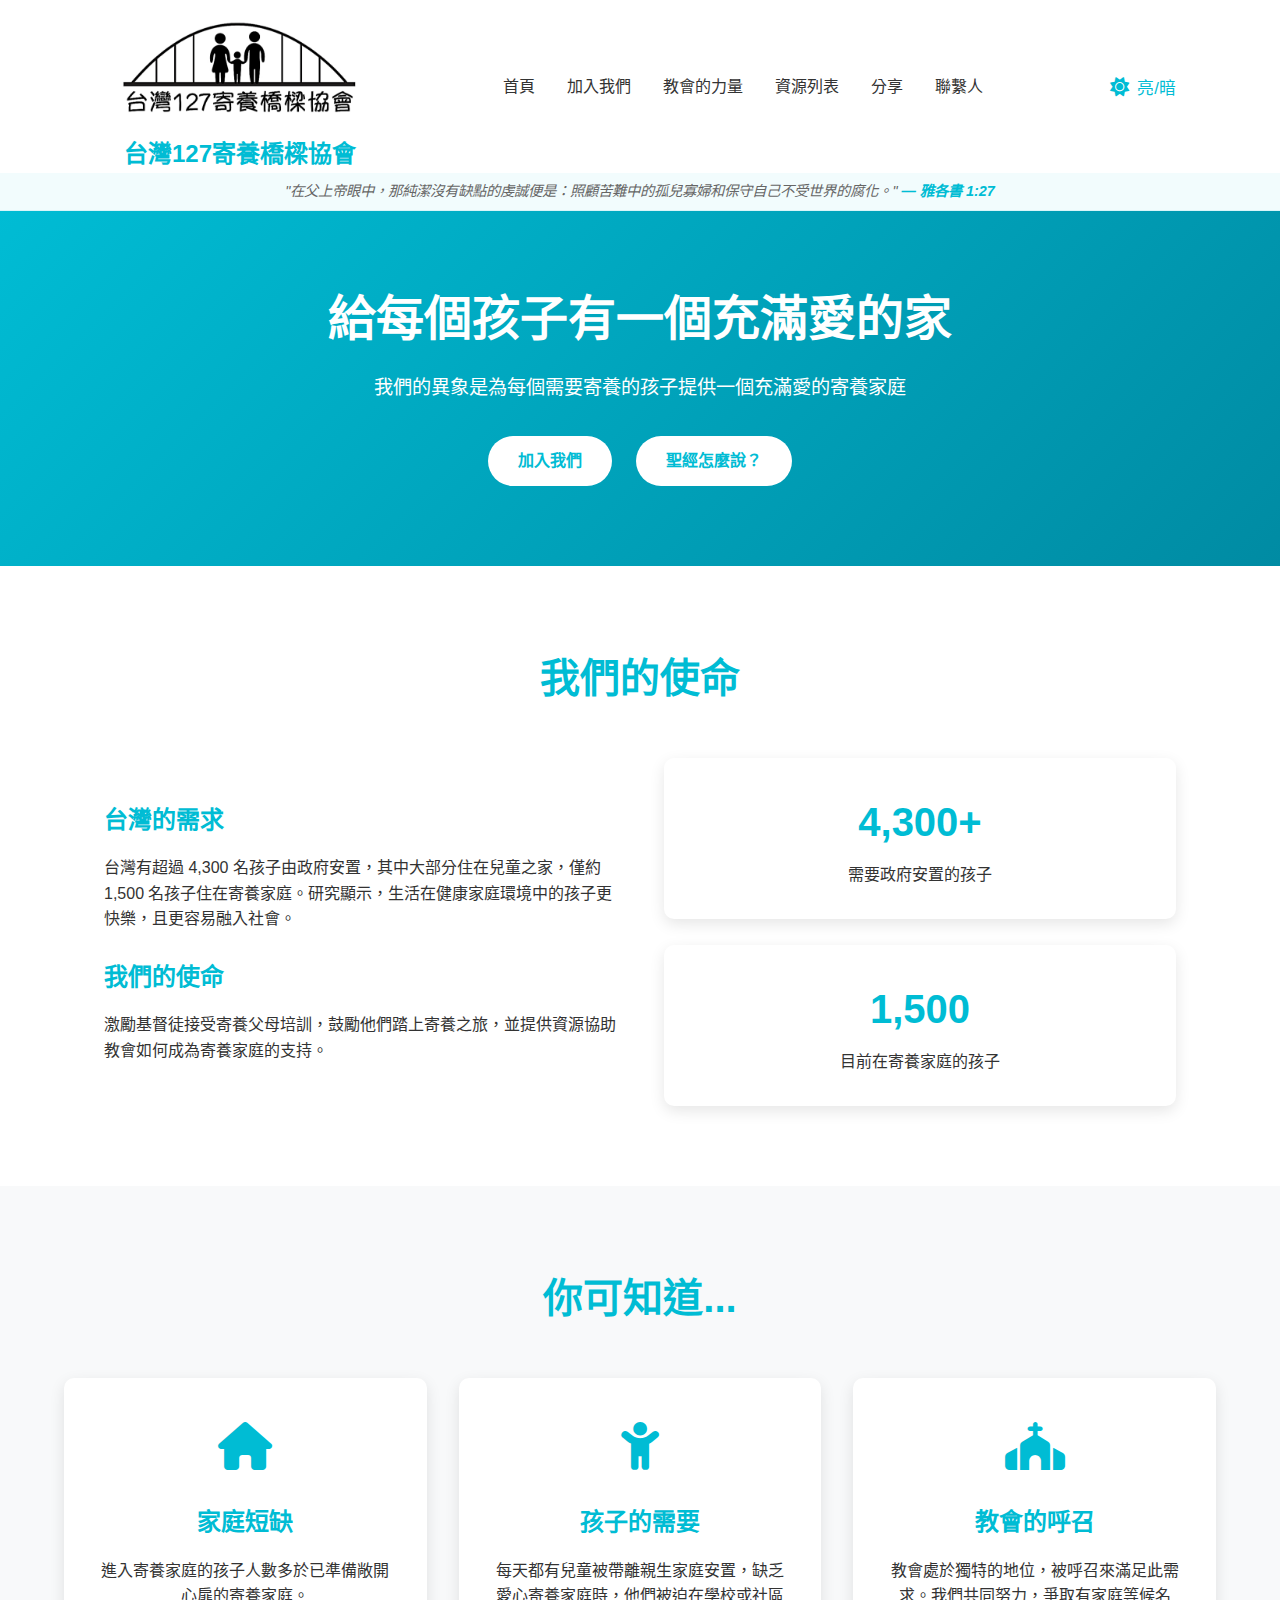
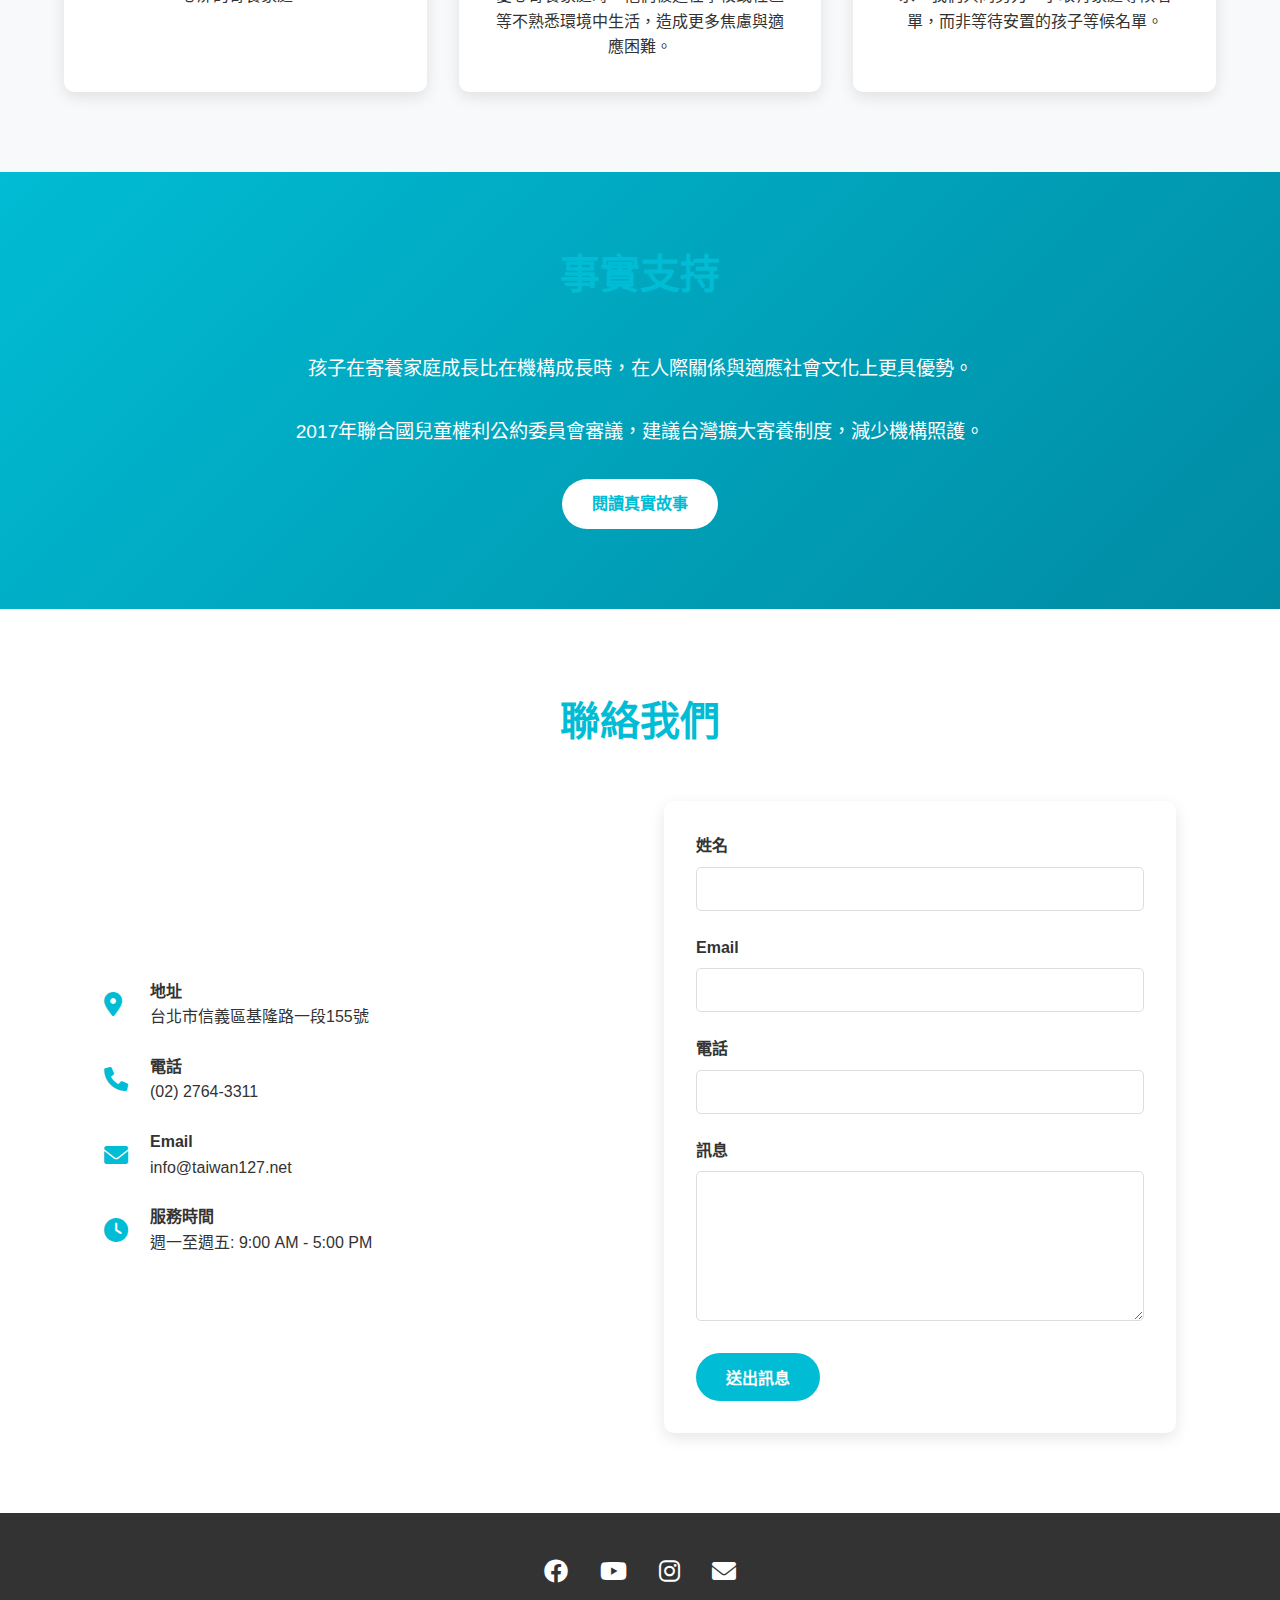
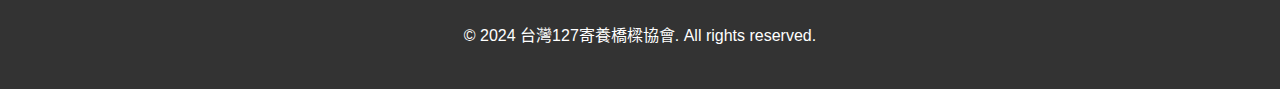
<file: index.html>
<!DOCTYPE html>
<html lang="zh-TW">
<head>
    <meta charset="UTF-8">
    <meta name="viewport" content="width=device-width, initial-scale=1.0">
    <title>台灣127寄養橋樑協會 - 給每個孩子有一個充滿愛的家</title>    <link rel="stylesheet" href="https://cdnjs.cloudflare.com/ajax/libs/font-awesome/6.0.0/css/all.min.css">
    <link rel="stylesheet" href="styles/common.css">
    <link rel="stylesheet" href="components/theme.css">
    <style>
        /* Page specific styles */
        .stats-box {
            background: white;
            padding: 2rem;
            border-radius: 10px;
            text-align: center;
            box-shadow: 0 5px 15px rgba(0,0,0,0.1);
            transition: transform 0.3s;
        }
        
        .stats-box:hover {
            transform: translateY(-5px);
        }
        
        .stats-box h3 {
            color: #00bcd4;
            font-size: 2.5rem;
            margin-bottom: 0.5rem;
        }
    </style>
</head>
<body>    <!-- Header -->
    <header></header>

    <!-- Hero Section -->
    <section id="home" class="hero">
        <h1>給每個孩子有一個充滿愛的家</h1>
        <p>我們的異象是為每個需要寄養的孩子提供一個充滿愛的寄養家庭</p>
        <a href="join-us.html" class="cta-button">加入我們</a>
        <a href="Biblesay.pdf" class="cta-button">聖經怎麼說？</a>
    </section>

    <!-- Mission Section -->
    <section class="section-container">
        <h2>我們的使命</h2>
        <div class="grid-2">
            <div>
                <h3>台灣的需求</h3>
                <p>台灣有超過 4,300 名孩子由政府安置，其中大部分住在兒童之家，僅約 1,500 名孩子住在寄養家庭。研究顯示，生活在健康家庭環境中的孩子更快樂，且更容易融入社會。</p>
                <br>
                <h3>我們的使命</h3>
                <p>激勵基督徒接受寄養父母培訓，鼓勵他們踏上寄養之旅，並提供資源協助教會如何成為寄養家庭的支持。</p>
            </div>
            <div>
                <div class="stats-box">
                    <h3>4,300+</h3>
                    <p>需要政府安置的孩子</p>
                </div>
                <br>
                <div class="stats-box">
                    <h3>1,500</h3>
                    <p>目前在寄養家庭的孩子</p>
                </div>
            </div>
        </div>
    </section>

    <!-- Facts Section -->
    <section class="section-light">
        <div class="section-container">
            <h2>你可知道...</h2>
            <div class="grid-3">
                <div class="card text-center">
                    <div class="icon-large">
                        <i class="fas fa-home"></i>
                    </div>
                    <h3>家庭短缺</h3>
                    <p>進入寄養家庭的孩子人數多於已準備敞開心扉的寄養家庭。</p>
                </div>
                <div class="card text-center">
                    <div class="icon-large">
                        <i class="fas fa-child"></i>
                    </div>
                    <h3>孩子的需要</h3>
                    <p>每天都有兒童被帶離親生家庭安置，缺乏愛心寄養家庭時，他們被迫在學校或社區等不熟悉環境中生活，造成更多焦慮與適應困難。</p>
                </div>
                <div class="card text-center">
                    <div class="icon-large">
                        <i class="fas fa-church"></i>
                    </div>
                    <h3>教會的呼召</h3>
                    <p>教會處於獨特的地位，被呼召來滿足此需求。我們共同努力，爭取有家庭等候名單，而非等待安置的孩子等候名單。</p>
                </div>
            </div>
        </div>
    </section>

    <!-- Call to Action Section -->
    <section class="hero">
        <h2>事實支持</h2>
        <p>孩子在寄養家庭成長比在機構成長時，在人際關係與適應社會文化上更具優勢。</p>
        <p>2017年聯合國兒童權利公約委員會審議，建議台灣擴大寄養制度，減少機構照護。</p>
        <a href="share.html" class="cta-button">閱讀真實故事</a>
    </section>

    <!-- Contact Section -->
    <section class="section-container">
        <h2>聯絡我們</h2>
        <div class="grid-2">
            <div>
                <div style="display: flex; align-items: center; gap: 1rem; margin-bottom: 1.5rem;">
                    <i class="fas fa-map-marker-alt" style="color: #00bcd4; font-size: 1.5rem; width: 30px;"></i>
                    <div>
                        <h4>地址</h4>
                        <p>台北市信義區基隆路一段155號</p>
                    </div>
                </div>
                <div style="display: flex; align-items: center; gap: 1rem; margin-bottom: 1.5rem;">
                    <i class="fas fa-phone" style="color: #00bcd4; font-size: 1.5rem; width: 30px;"></i>
                    <div>
                        <h4>電話</h4>
                        <p>(02) 2764-3311</p>
                    </div>
                </div>
                <div style="display: flex; align-items: center; gap: 1rem; margin-bottom: 1.5rem;">
                    <i class="fas fa-envelope" style="color: #00bcd4; font-size: 1.5rem; width: 30px;"></i>
                    <div>
                        <h4>Email</h4>
                        <p>info@taiwan127.net</p>
                    </div>
                </div>
                <div style="display: flex; align-items: center; gap: 1rem;">
                    <i class="fas fa-clock" style="color: #00bcd4; font-size: 1.5rem; width: 30px;"></i>
                    <div>
                        <h4>服務時間</h4>
                        <p>週一至週五: 9:00 AM - 5:00 PM</p>
                    </div>
                </div>
            </div>
            <div class="card">
                <form>
                    <div class="form-group">
                        <label for="name">姓名</label>
                        <input type="text" id="name" name="name" required>
                    </div>
                    <div class="form-group">
                        <label for="email">Email</label>
                        <input type="email" id="email" name="email" required>
                    </div>
                    <div class="form-group">
                        <label for="phone">電話</label>
                        <input type="tel" id="phone" name="phone">
                    </div>
                    <div class="form-group">
                        <label for="message">訊息</label>
                        <textarea id="message" name="message" required></textarea>
                    </div>
                    <button type="submit" class="submit-button">送出訊息</button>
                </form>
            </div>
        </div>
    </section>    <!-- Footer -->
    <footer></footer>

    <script src="components/components.js"></script>
</body>
</html>
</file>
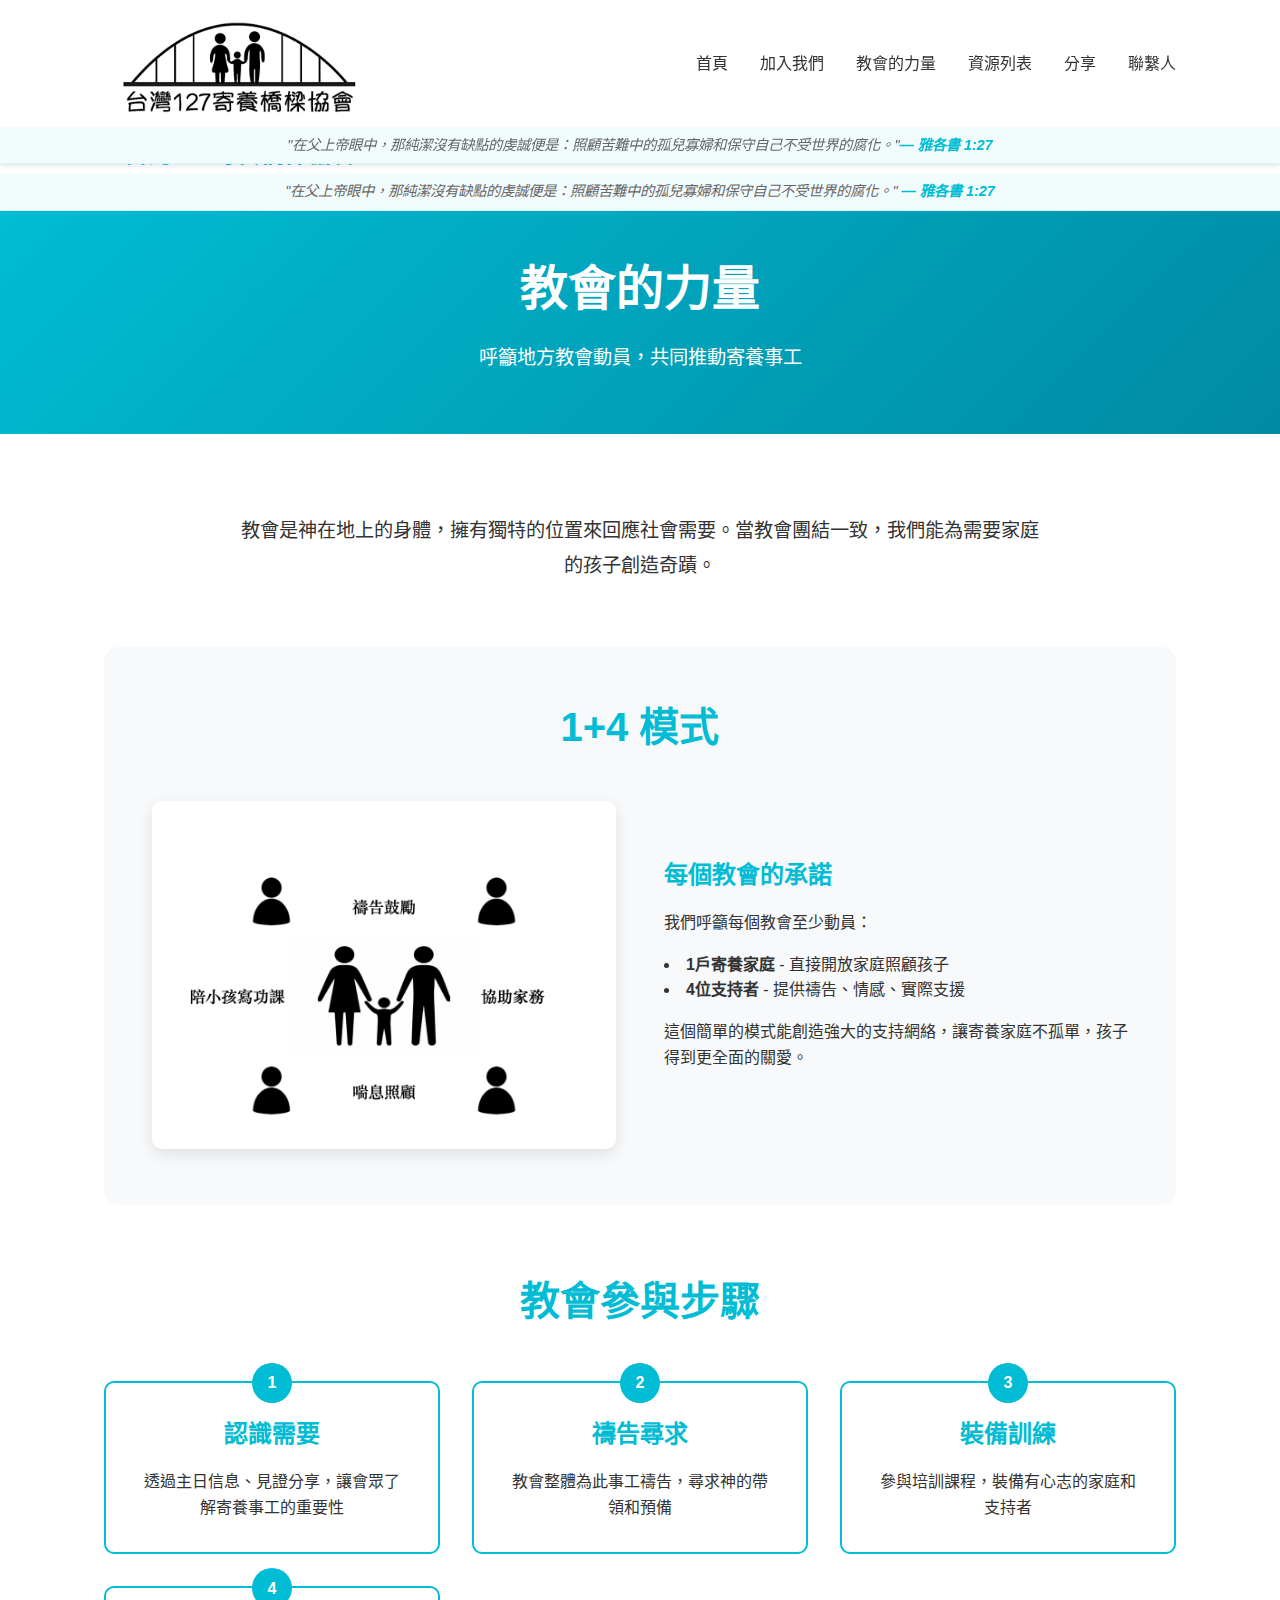
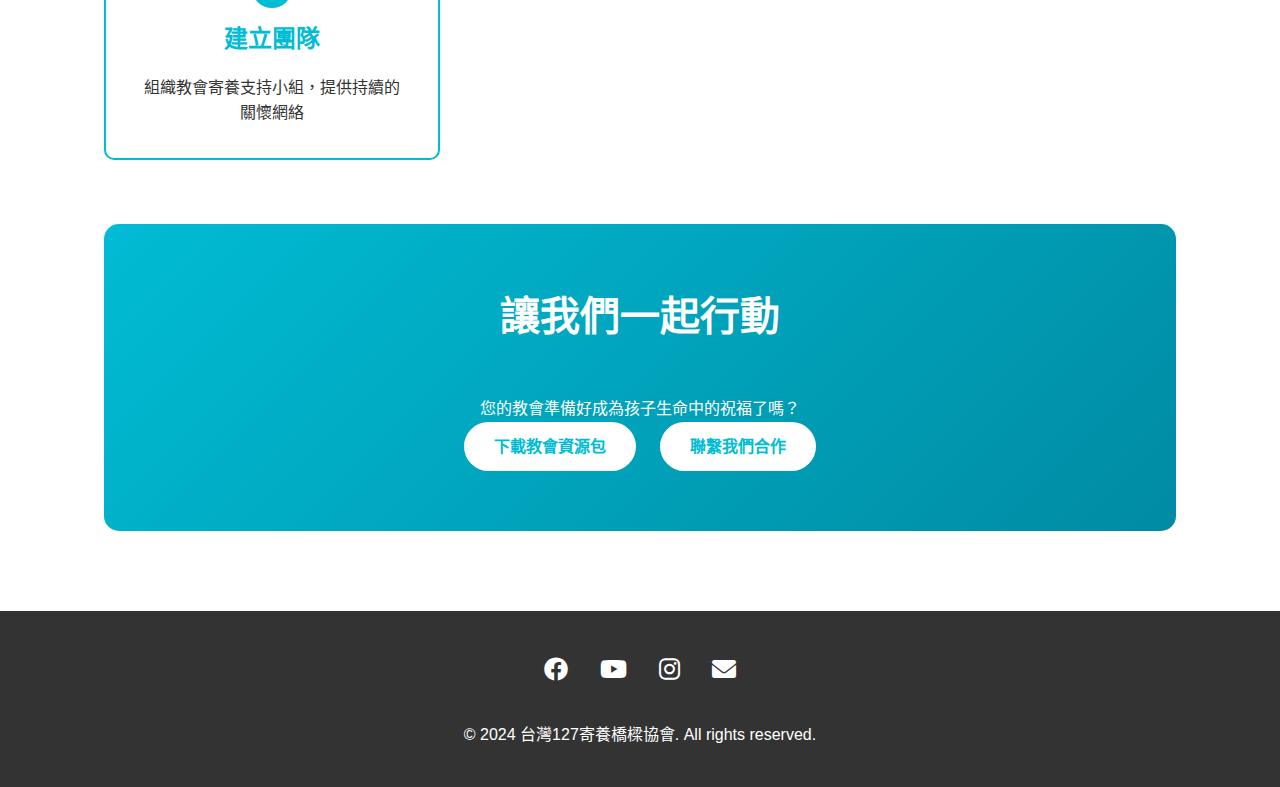
<file: church-power.html>
<!DOCTYPE html>
<html lang="zh-TW">
<head>
    <meta charset="UTF-8">
    <meta name="viewport" content="width=device-width, initial-scale=1.0">
    <title>教會的力量 - 台灣127寄養橋樑協會</title>    <link rel="stylesheet" href="https://cdnjs.cloudflare.com/ajax/libs/font-awesome/6.0.0/css/all.min.css">
    <link rel="stylesheet" href="styles/common.css">
    <link rel="stylesheet" href="components/theme.css">
    <style>
        /* Page specific styles */
        .church-intro {
            text-align: center;
            font-size: 1.2rem;
            max-width: 800px;
            margin: 0 auto 4rem;
            line-height: 1.8;
        }
        
        .church-model {
            background: #f8f9fa;
            padding: 3rem;
            border-radius: 15px;
            margin-bottom: 4rem;
        }
        
        .model-circle {
            width: 200px;
            height: 200px;
            background: #00bcd4;
            border-radius: 50%;
            display: flex;
            align-items: center;
            justify-content: center;
            color: white;
            font-size: 3rem;
            font-weight: bold;
            margin: 0 auto;
        }
        
        .step-card {
            background: white;
            border: 2px solid #00bcd4;
            padding: 2rem;
            border-radius: 10px;
            text-align: center;
            position: relative;
        }
        
        .step-number {
            position: absolute;
            top: -20px;
            left: 50%;
            transform: translateX(-50%);
            background: #00bcd4;
            color: white;
            width: 40px;
            height: 40px;
            border-radius: 50%;
            display: flex;
            align-items: center;
            justify-content: center;
            font-weight: bold;
        }
        
        .cta-section {
            background: linear-gradient(135deg, #00bcd4 0%, #008ba3 100%);
            color: white;
            padding: 60px 5%;
            text-align: center;
            border-radius: 15px;
        }    

        .cta-section h2 {
            color:  white;
         
        }
        
        </style>
</head>
<body>
    <!-- Header -->
    <header></header>
    <header-float style="position:fixed"></header-float>

    <section class="page-header">
        <h1>教會的力量</h1>
        <p>呼籲地方教會動員，共同推動寄養事工</p>
    </section>

    <section class="section-container">
        <div class="church-intro">
            <p>教會是神在地上的身體，擁有獨特的位置來回應社會需要。當教會團結一致，我們能為需要家庭的孩子創造奇蹟。</p>
        </div>

        <div class="church-model">
            <h2 style="margin-bottom:10px">1+4 模式</h2>
            <div class="grid-2">
                <div class="text-center">
                    <div style="display:none" class="model-circle">1+4</div>
                    <div style="margin-top: 2rem;">
                        <img src="assets/Support Friends Graphic.001.jpg" alt="1+4 支持模式插圖" style="max-width: 100%; height: auto; border-radius: 10px; box-shadow: 0 5px 15px rgba(0,0,0,0.1);">
                    </div>
                </div>
                <div>
                    <h3>每個教會的承諾</h3>
                    <p>我們呼籲每個教會至少動員：</p>
                    <ul style="list-style-position: inside; margin-top: 1rem;">
                        <li><strong>1戶寄養家庭</strong> - 直接開放家庭照顧孩子</li>
                        <li><strong>4位支持者</strong> - 提供禱告、情感、實際支援</li>
                    </ul>
                    <p style="margin-top: 1rem;">這個簡單的模式能創造強大的支持網絡，讓寄養家庭不孤單，孩子得到更全面的關愛。</p>
                </div>
            </div>
        </div>

        <div class="mb-4">
            <h2>教會參與步驟</h2>
            <div class="grid-3">
                <div class="step-card">
                    <div class="step-number">1</div>
                    <h3>認識需要</h3>
                    <p>透過主日信息、見證分享，讓會眾了解寄養事工的重要性</p>
                </div>
                <div class="step-card">
                    <div class="step-number">2</div>
                    <h3>禱告尋求</h3>
                    <p>教會整體為此事工禱告，尋求神的帶領和預備</p>
                </div>
                <div class="step-card">
                    <div class="step-number">3</div>
                    <h3>裝備訓練</h3>
                    <p>參與培訓課程，裝備有心志的家庭和支持者</p>
                </div>
                <div class="step-card">
                    <div class="step-number">4</div>
                    <h3>建立團隊</h3>
                    <p>組織教會寄養支持小組，提供持續的關懷網絡</p>
                </div>
            </div>
        </div>

        <div class="cta-section">
            <h2>讓我們一起行動</h2>
            <p>您的教會準備好成為孩子生命中的祝福了嗎？</p>
            <a href="resources.html" class="cta-button">下載教會資源包</a>
            <a href="contact.html" class="cta-button">聯繫我們合作</a>        </div>
    </section>

    <footer></footer>

    <script src="components/components.js"></script>
</body>
</html>
</file>
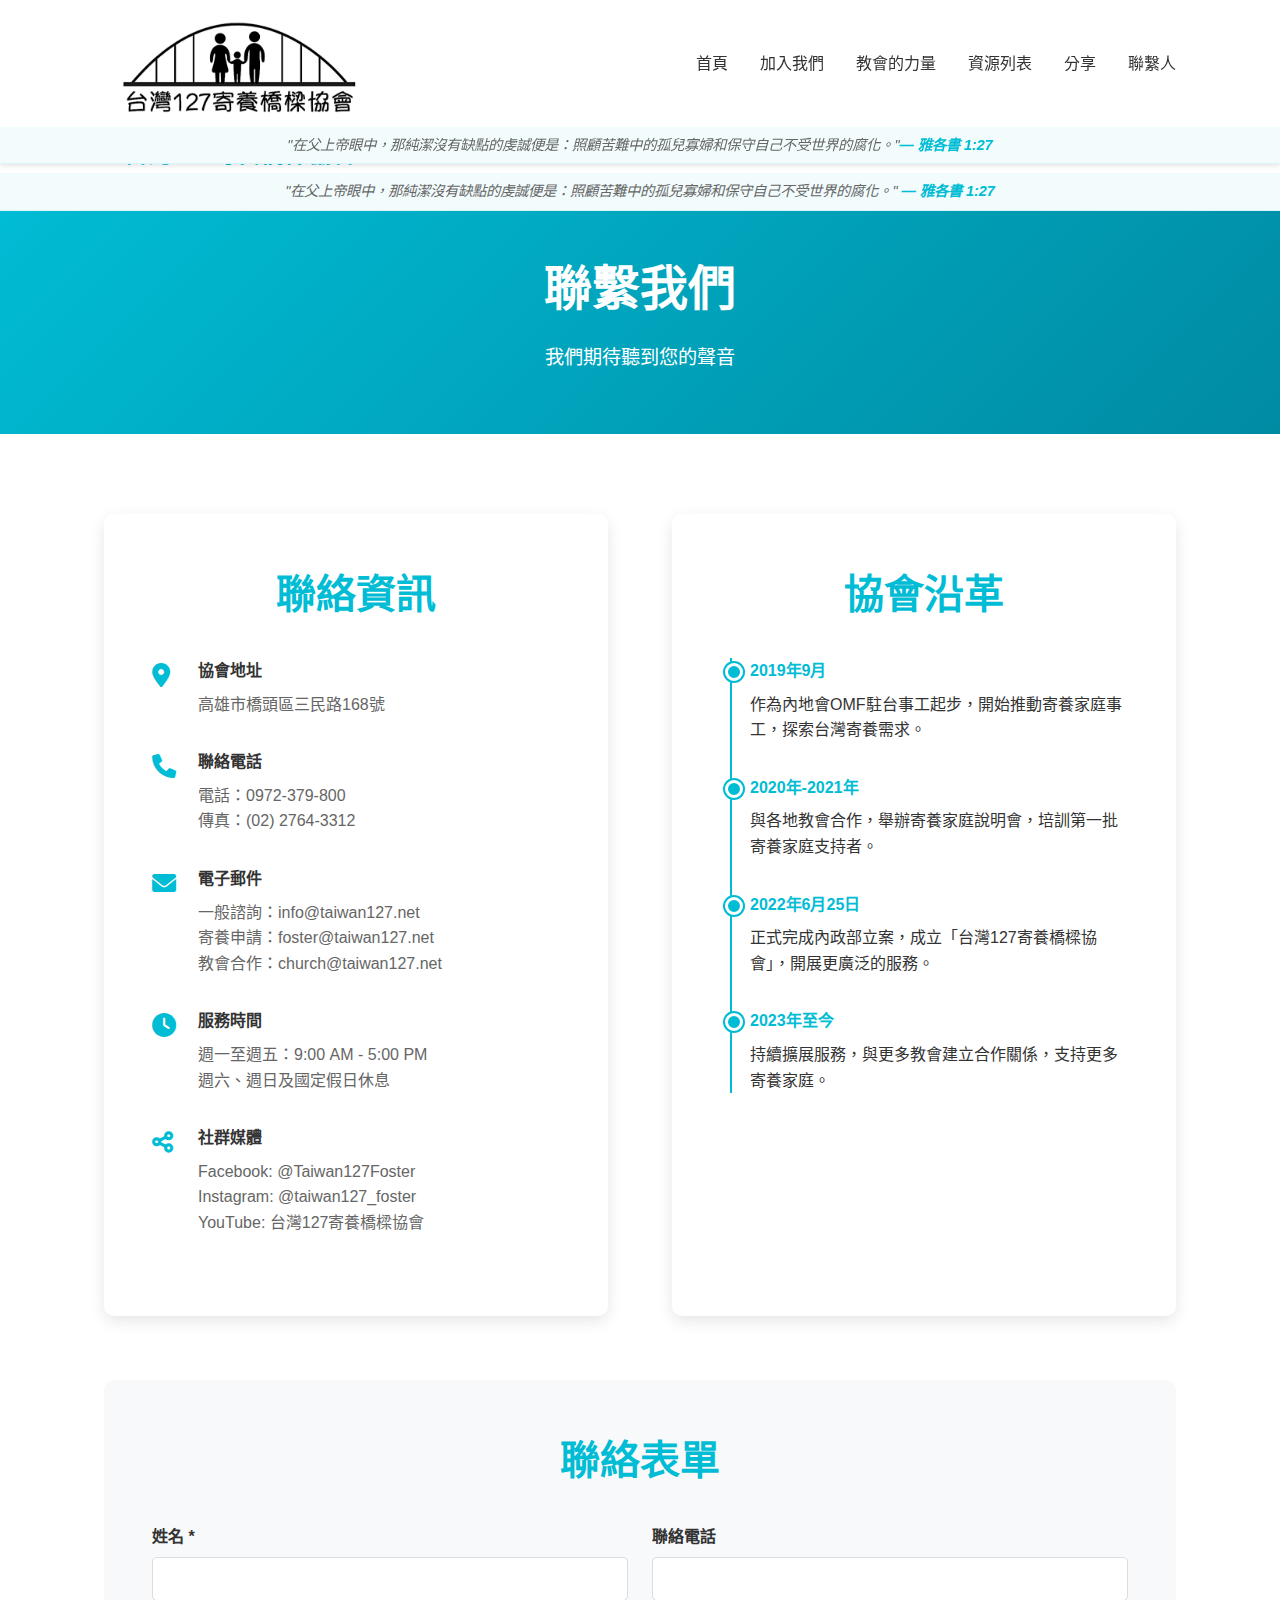
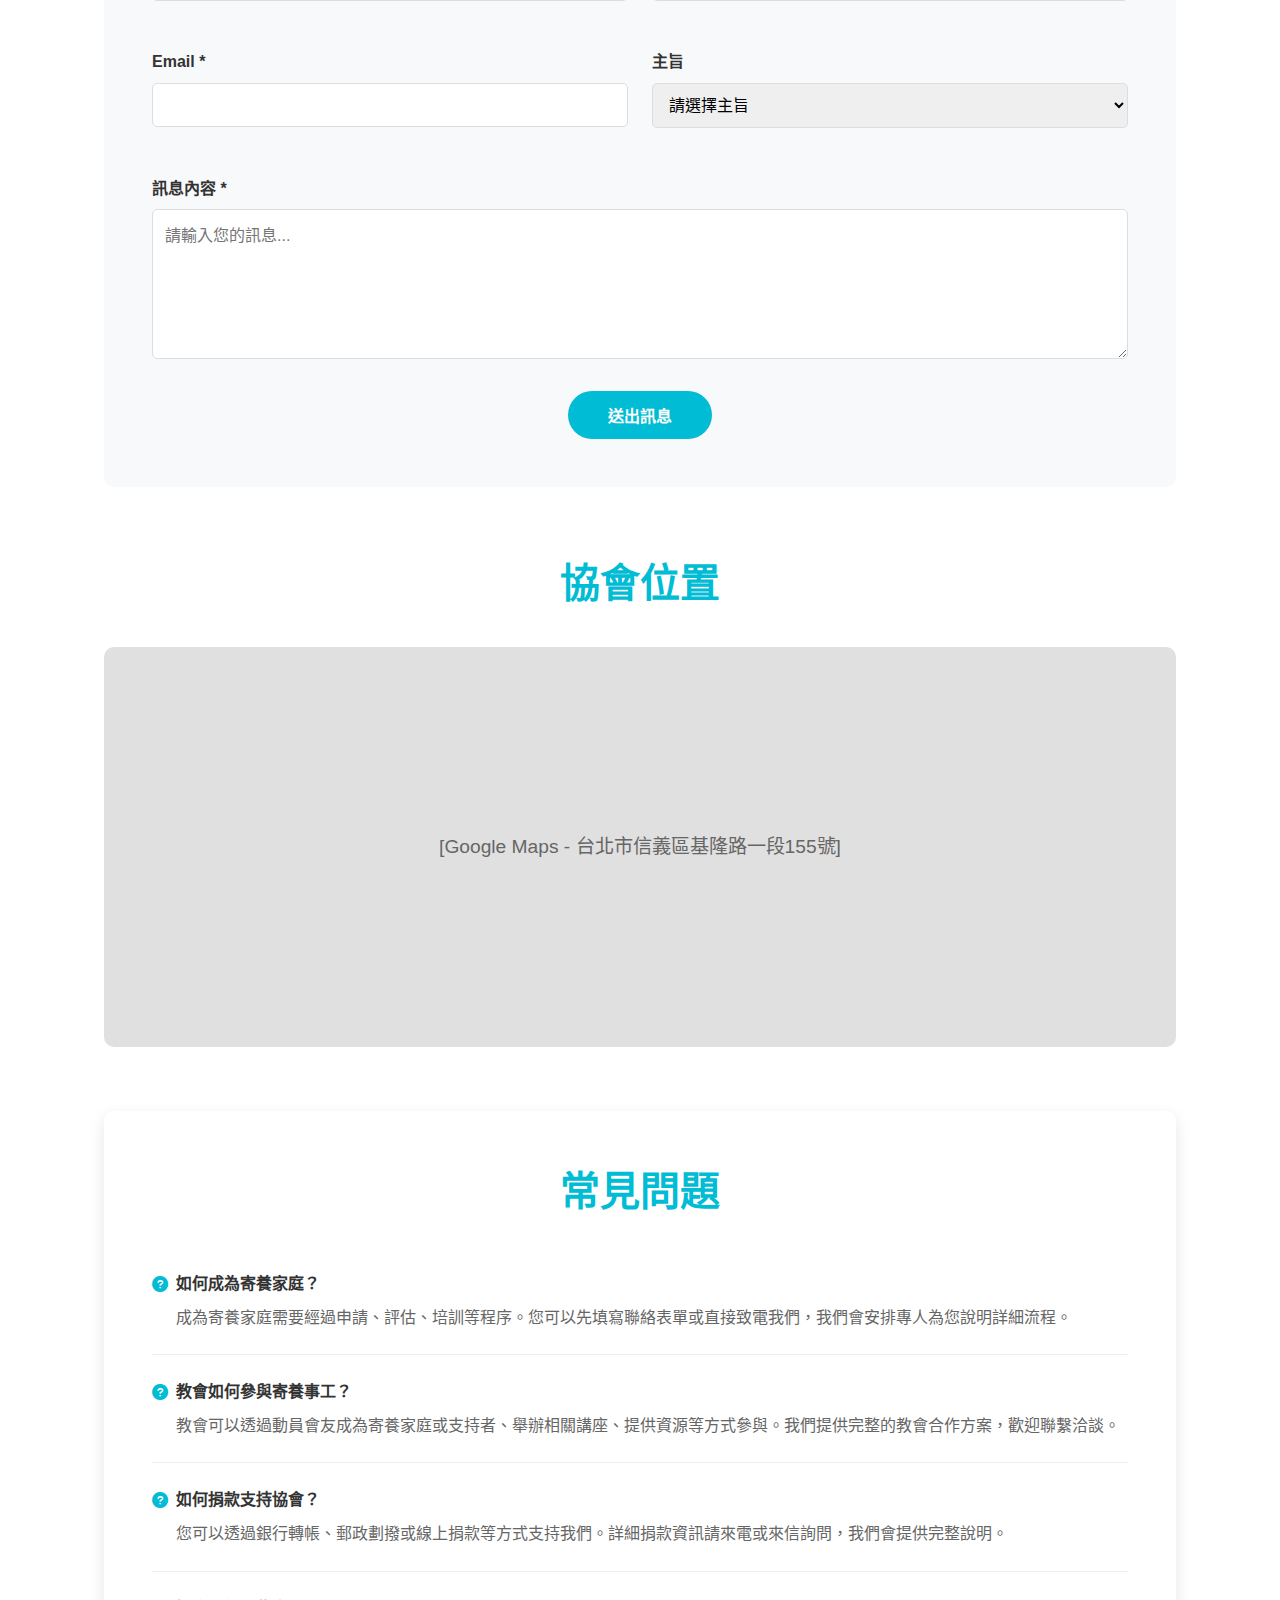
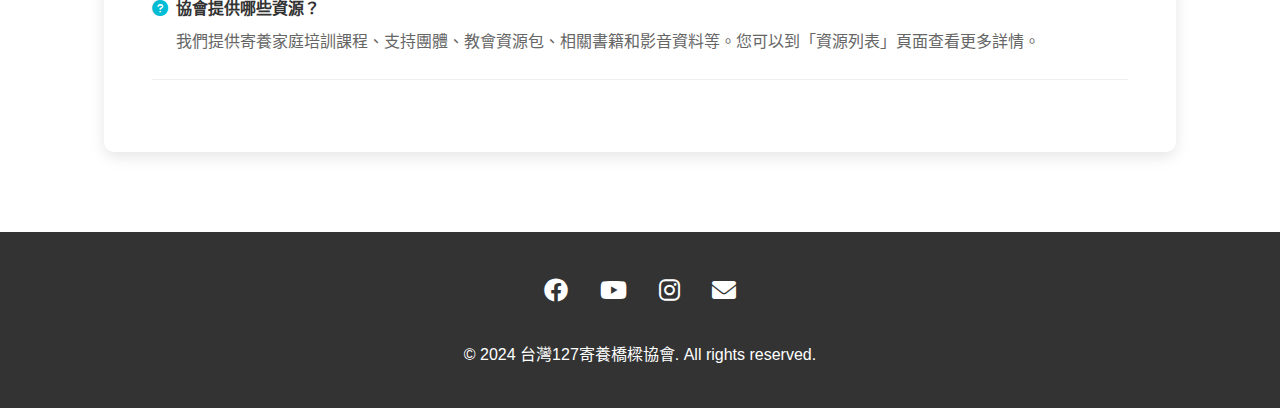
<file: contact.html>
<!DOCTYPE html>
<html lang="zh-TW">
<head>
    <meta charset="UTF-8">
    <meta name="viewport" content="width=device-width, initial-scale=1.0">    <title>聯繫人 - 台灣127寄養橋樑協會</title>
    <link rel="stylesheet" href="https://cdnjs.cloudflare.com/ajax/libs/font-awesome/6.0.0/css/all.min.css">
    <link rel="stylesheet" href="styles/variables.css">
    <link rel="stylesheet" href="styles/common.css">
    <link rel="stylesheet" href="components/theme.css">    <style>
        /* Contact Page Specific Styles - Uses CSS Variables from common.css */

          /* Contact Content */
        .contact-section {
            padding: 80px 5%;
            max-width: 1200px;
            margin: 0 auto;
        }
        
        .contact-grid {
            display: grid;
            grid-template-columns: 1fr 1fr;
            gap: 4rem;
            margin-bottom: 4rem;
        }
        
        .contact-details {
            background: var(--color-background);
            padding: 3rem;
            border-radius: 10px;
            box-shadow: 0 5px 15px rgba(0,0,0,0.1);
        }
        
        .contact-details h2 {
            color: var(--color-primary);
            font-family: var(--font-display);
            font-weight: var(--font-weight-semibold);
            margin-bottom: 2rem;
        }
        
        .contact-item {
            display: flex;
            align-items: flex-start;
            gap: 1rem;
            margin-bottom: 2rem;
        }
        
        .contact-item i {
            color: var(--color-primary);
            font-size: var(--font-size-xl);
            width: 30px;
            margin-top: 0.3rem;
        }
        
        .contact-item-content h4 {
            color: var(--color-text);
            font-weight: var(--font-weight-semibold);
            margin-bottom: 0.5rem;
        }
        
        .contact-item-content p {
            color: var(--color-text-light);
            line-height: var(--line-height-relaxed);
        }
          /* History Section */
        .history-section {
            background: var(--color-background);
            padding: 3rem;
            border-radius: 10px;
            box-shadow: 0 5px 15px rgba(0,0,0,0.1);
        }
        
        .history-section h2 {
            color: var(--color-primary);
            font-family: var(--font-display);
            font-weight: var(--font-weight-semibold);
            margin-bottom: 2rem;
        }
        
        .timeline {
            position: relative;
            padding-left: 30px;
        }
        
        .timeline::before {
            content: '';
            position: absolute;
            left: 10px;
            top: 0;
            bottom: 0;
            width: 2px;
            background: var(--color-primary);
        }
        
        .timeline-item {
            position: relative;
            margin-bottom: 2rem;
        }
        
        .timeline-item::before {
            content: '';
            position: absolute;
            left: -25px;
            top: 5px;
            width: 12px;
            height: 12px;
            background: var(--color-primary);
            border-radius: 50%;
            border: 3px solid var(--color-background);
            box-shadow: 0 0 0 2px var(--color-primary);
        }
        
        .timeline-date {
            color: var(--color-primary);
            font-weight: var(--font-weight-bold);
            margin-bottom: 0.5rem;
        }
          /* Contact Form */
        .contact-form-section {
            background: var(--color-background-light);
            padding: 3rem;
            border-radius: 10px;
            margin-bottom: 4rem;
        }
        
        .contact-form-section h2 {
            color: var(--color-primary);
            font-family: var(--font-display);
            font-weight: var(--font-weight-semibold);
            text-align: center;
            margin-bottom: 2rem;
        }
        
        .form-grid {
            display: grid;
            grid-template-columns: 1fr 1fr;
            gap: 1.5rem;
            margin-bottom: 1.5rem;
        }
        
        .form-group {
            margin-bottom: 1.5rem;
        }
        
        .form-group.full-width {
            grid-column: 1 / -1;
        }
        
        .form-group label {
            display: block;
            margin-bottom: 0.5rem;
            font-weight: var(--font-weight-semibold);
            color: var(--color-text);
        }
        
        .form-group input,
        .form-group select,
        .form-group textarea {
            width: 100%;
            padding: 12px;
            border: 1px solid #ddd;
            border-radius: 5px;
            font-size: var(--font-size-base);
            font-family: var(--font-primary);
            transition: border-color 0.3s;
        }
        
        .form-group input:focus,
        .form-group select:focus,
        .form-group textarea:focus {
            outline: none;
            border-color: var(--color-primary);
        }
        
        .form-group textarea {
            min-height: 150px;
            resize: vertical;
        }
        
        .submit-button {
            background: var(--color-primary);
            color: white;
            padding: 12px 40px;
            border: none;
            border-radius: 30px;
            font-size: var(--font-size-base);
            font-weight: var(--font-weight-bold);
            cursor: pointer;
            transition: background 0.3s;
            display: block;
            margin: 0 auto;
        }
        
        .submit-button:hover {
            background: var(--color-primary-dark);
        }
          /* Map Section */
        .map-section {
            margin-bottom: 4rem;
        }
        
        .map-section h2 {
            text-align: center;
            color: var(--color-primary);
            font-family: var(--font-display);
            font-weight: var(--font-weight-semibold);
            margin-bottom: 2rem;
        }
        
        .map-container {
            width: 100%;
            height: 400px;
            background: #e0e0e0;
            border-radius: 10px;
            display: flex;
            align-items: center;
            justify-content: center;
            color: var(--color-text-light);
            font-size: var(--font-size-lg);
        }
          /* FAQ Section */
        .faq-section {
            background: var(--color-background);
            padding: 3rem;
            border-radius: 10px;
            box-shadow: 0 5px 15px rgba(0,0,0,0.1);
        }
        
        .faq-section h2 {
            color: var(--color-primary);
            font-family: var(--font-display);
            font-weight: var(--font-weight-semibold);
            text-align: center;
            margin-bottom: 3rem;
        }
        
        .faq-item {
            margin-bottom: 1.5rem;
            border-bottom: 1px solid #eee;
            padding-bottom: 1.5rem;
        }
        
        .faq-question {
            font-weight: var(--font-weight-bold);
            color: var(--color-text);
            margin-bottom: 0.5rem;
            display: flex;
            align-items: center;
            gap: 0.5rem;
        }
        
        .faq-question i {
            color: var(--color-primary);
        }
        
        .faq-answer {
            color: var(--color-text-light);
            padding-left: 1.5rem;
            line-height: var(--line-height-relaxed);
        }
          /* Responsive Design */
        @media (max-width: 768px) {
            .page-header h1 {
                font-size: var(--font-size-2xl);
            }
            
            .contact-grid,
            .form-grid {
                grid-template-columns: 1fr;
            }
        }
    </style>
</head>
<body>    <!-- Header -->
    <header></header>
    <header-float style="position:fixed"></header-float>

    <!-- Page Header -->
    <section class="page-header">
        <h1>聯繫我們</h1>
        <p>我們期待聽到您的聲音</p>
    </section>

    <!-- Contact Section -->
    <section class="contact-section">
        <div class="contact-grid">
            <!-- Contact Details -->
            <div class="contact-details">
                <h2>聯絡資訊</h2>
                
                <div class="contact-item">
                    <i class="fas fa-map-marker-alt"></i>
                    <div class="contact-item-content">
                        <h4>協會地址</h4>
                        <p>高雄市橋頭區三民路168號</p>
                    </div>
                </div>
                
                <div class="contact-item">
                    <i class="fas fa-phone"></i>
                    <div class="contact-item-content">
                        <h4>聯絡電話</h4>
                        <p>電話：0972-379-800<br>
                        傳真：(02) 2764-3312</p>
                    </div>
                </div>
                
                <div class="contact-item">
                    <i class="fas fa-envelope"></i>
                    <div class="contact-item-content">
                        <h4>電子郵件</h4>
                        <p>一般諮詢：info@taiwan127.net<br>
                        寄養申請：foster@taiwan127.net<br>
                        教會合作：church@taiwan127.net</p>
                    </div>
                </div>
                
                <div class="contact-item">
                    <i class="fas fa-clock"></i>
                    <div class="contact-item-content">
                        <h4>服務時間</h4>
                        <p>週一至週五：9:00 AM - 5:00 PM<br>
                        週六、週日及國定假日休息</p>
                    </div>
                </div>
                
                <div class="contact-item">
                    <i class="fas fa-share-alt"></i>
                    <div class="contact-item-content">
                        <h4>社群媒體</h4>
                        <p>Facebook: @Taiwan127Foster<br>
                        Instagram: @taiwan127_foster<br>
                        YouTube: 台灣127寄養橋樑協會</p>
                    </div>
                </div>
            </div>

            <!-- History Section -->
            <div class="history-section">
                <h2>協會沿革</h2>
                <div class="timeline">
                    <div class="timeline-item">
                        <div class="timeline-date">2019年9月</div>
                        <p>作為內地會OMF駐台事工起步，開始推動寄養家庭事工，探索台灣寄養需求。</p>
                    </div>
                    
                    <div class="timeline-item">
                        <div class="timeline-date">2020年-2021年</div>
                        <p>與各地教會合作，舉辦寄養家庭說明會，培訓第一批寄養家庭支持者。</p>
                    </div>
                    
                    <div class="timeline-item">
                        <div class="timeline-date">2022年6月25日</div>
                        <p>正式完成內政部立案，成立「台灣127寄養橋樑協會」，開展更廣泛的服務。</p>
                    </div>
                    
                    <div class="timeline-item">
                        <div class="timeline-date">2023年至今</div>
                        <p>持續擴展服務，與更多教會建立合作關係，支持更多寄養家庭。</p>
                    </div>
                </div>
            </div>
        </div>

        <!-- Contact Form -->
        <div class="contact-form-section">
            <h2>聯絡表單</h2>
            <form>
                <div class="form-grid">
                    <div class="form-group">
                        <label for="name">姓名 *</label>
                        <input type="text" id="name" name="name" required>
                    </div>
                    
                    <div class="form-group">
                        <label for="phone">聯絡電話</label>
                        <input type="tel" id="phone" name="phone">
                    </div>
                    
                    <div class="form-group">
                        <label for="email">Email *</label>
                        <input type="email" id="email" name="email" required>
                    </div>
                    
                    <div class="form-group">
                        <label for="subject">主旨</label>
                        <select id="subject" name="subject">
                            <option value="">請選擇主旨</option>
                            <option value="general">一般諮詢</option>
                            <option value="foster">寄養家庭申請</option>
                            <option value="church">教會合作</option>
                            <option value="volunteer">志工服務</option>
                            <option value="donation">捐款事宜</option>
                            <option value="other">其他</option>
                        </select>
                    </div>
                </div>
                
                <div class="form-group full-width">
                    <label for="message">訊息內容 *</label>
                    <textarea id="message" name="message" placeholder="請輸入您的訊息..." required></textarea>
                </div>
                
                <button type="submit" class="submit-button">送出訊息</button>
            </form>
        </div>

        <!-- Map Section -->
        <div class="map-section">
            <h2>協會位置</h2>
            <div class="map-container">
                [Google Maps - 台北市信義區基隆路一段155號]
            </div>
        </div>

        <!-- FAQ Section -->
        <div class="faq-section">
            <h2>常見問題</h2>
            
            <div class="faq-item">
                <div class="faq-question">
                    <i class="fas fa-question-circle"></i>
                    如何成為寄養家庭？
                </div>
                <div class="faq-answer">
                    成為寄養家庭需要經過申請、評估、培訓等程序。您可以先填寫聯絡表單或直接致電我們，我們會安排專人為您說明詳細流程。
                </div>
            </div>
            
            <div class="faq-item">
                <div class="faq-question">
                    <i class="fas fa-question-circle"></i>
                    教會如何參與寄養事工？
                </div>
                <div class="faq-answer">
                    教會可以透過動員會友成為寄養家庭或支持者、舉辦相關講座、提供資源等方式參與。我們提供完整的教會合作方案，歡迎聯繫洽談。
                </div>
            </div>
            
            <div class="faq-item">
                <div class="faq-question">
                    <i class="fas fa-question-circle"></i>
                    如何捐款支持協會？
                </div>
                <div class="faq-answer">
                    您可以透過銀行轉帳、郵政劃撥或線上捐款等方式支持我們。詳細捐款資訊請來電或來信詢問，我們會提供完整說明。
                </div>
            </div>
            
            <div class="faq-item">
                <div class="faq-question">
                    <i class="fas fa-question-circle"></i>
                    協會提供哪些資源？
                </div>
                <div class="faq-answer">
                    我們提供寄養家庭培訓課程、支持團體、教會資源包、相關書籍和影音資料等。您可以到「資源列表」頁面查看更多詳情。
                </div>
            </div>
        </div>
    </section>    <!-- Footer -->
    <footer></footer>

    <script src="components/components.js"></script>
</body>
</html>
</file>
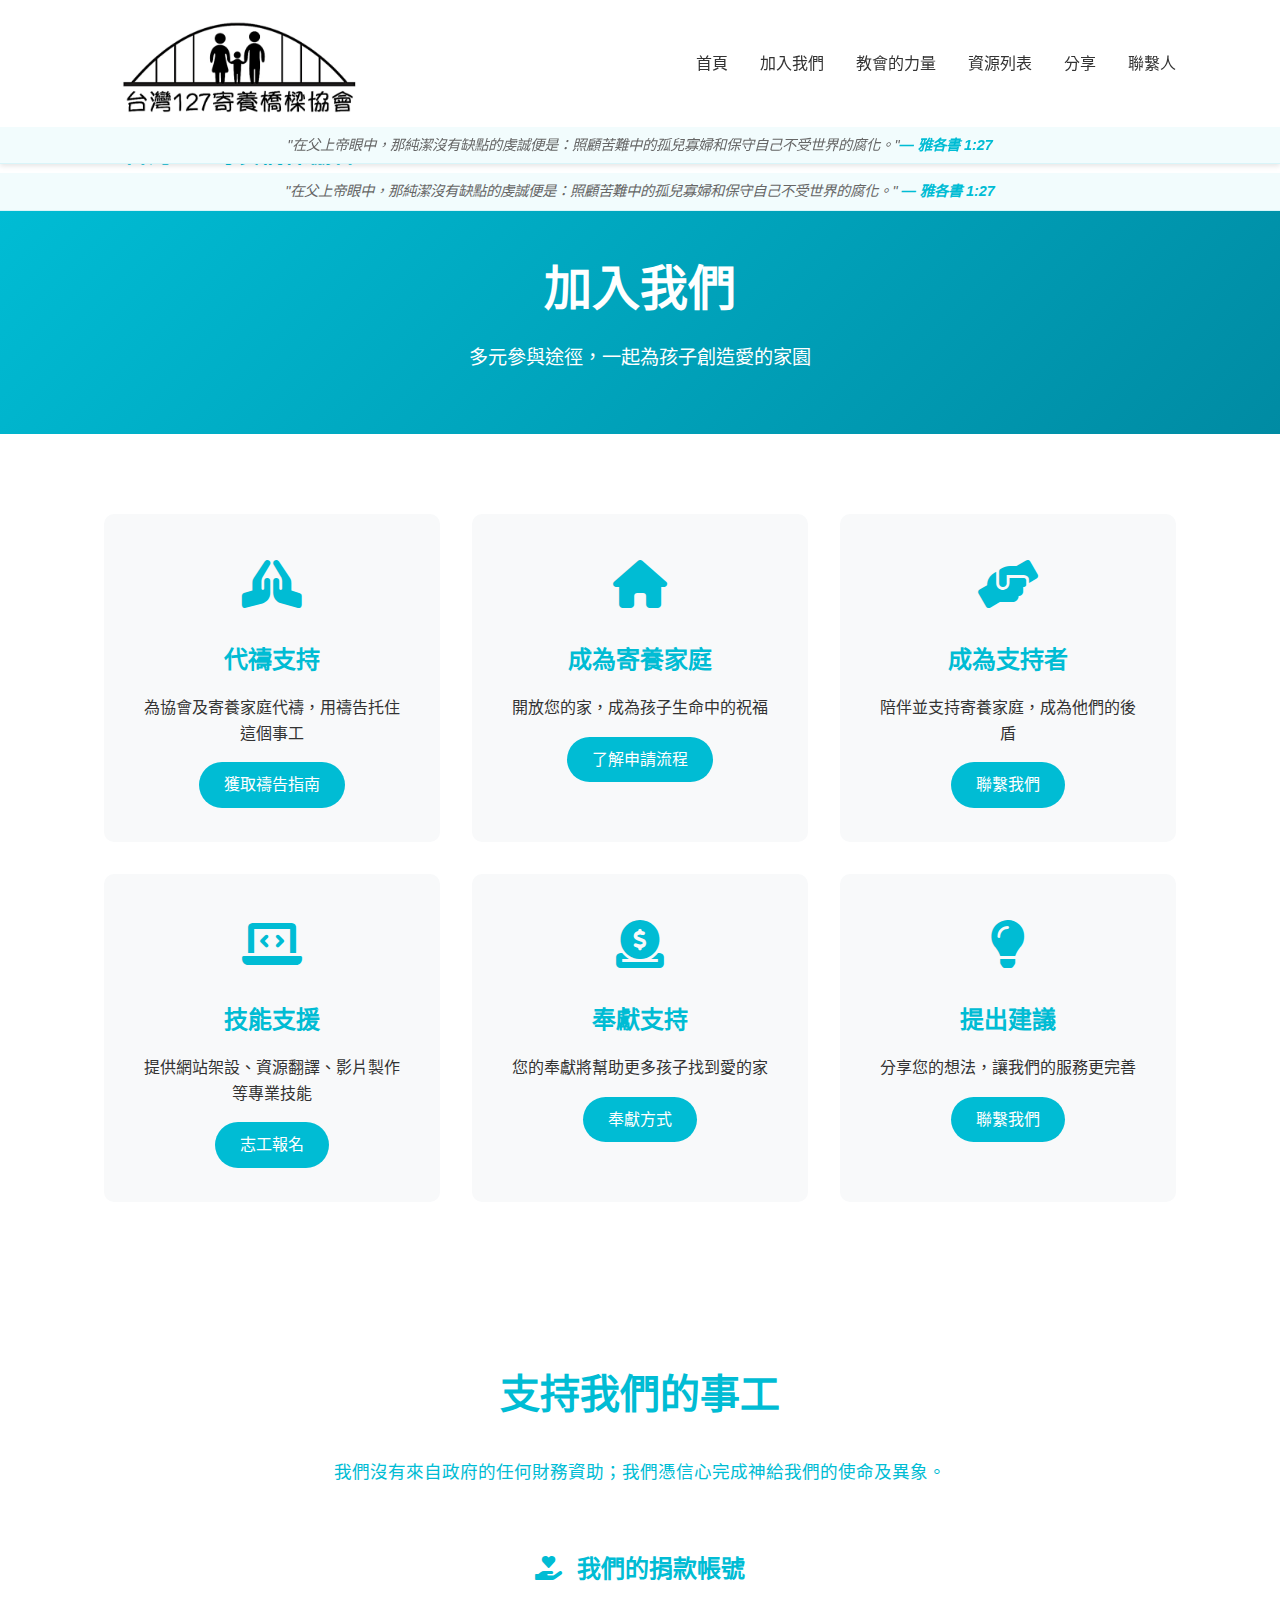
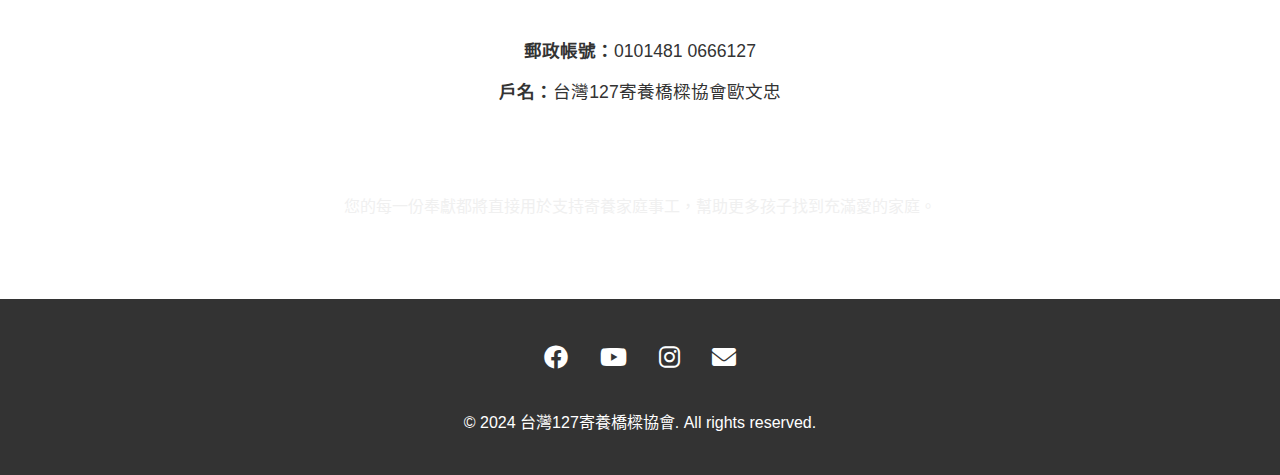
<file: join-us.html>
<!DOCTYPE html>
<html lang="zh-TW">
<head>
    <meta charset="UTF-8">
    <meta name="viewport" content="width=device-width, initial-scale=1.0">
    <title>加入我們 - 台灣127寄養橋樑協會</title>    
    <link rel="stylesheet" href="https://cdnjs.cloudflare.com/ajax/libs/font-awesome/6.0.0/css/all.min.css">
    <link rel="stylesheet" href="styles/variables.css">
    <link rel="stylesheet" href="styles/common.css">
    <link rel="stylesheet" href="components/theme.css">
    <style>
        /* Page specific styles */
        .join-card {
            background: var(--color-background-light);
            padding: 2rem;
            border-radius: 10px;
            text-align: center;
            transition: transform 0.3s, border-color 0.3s;
            border: 2px solid transparent;
        }
        
        .join-card:hover {
            transform: translateY(-5px);
            border-color: var(--color-primary);
        }
        

    </style>
</head>
<body>    <!-- Header -->
    <header></header>
    <header-float style="position:fixed"></header-float>

    <section class="page-header">
        <h1>加入我們</h1>
        <p>多元參與途徑，一起為孩子創造愛的家園</p>
    </section>

    <section class="section-container">
        <div class="grid-auto">
            <div class="join-card">
                <div class="icon-large">
                    <i class="fas fa-praying-hands"></i>
                </div>
                <h3>代禱支持</h3>
                <p>為協會及寄養家庭代禱，用禱告托住這個事工</p>
                <a href="assets/台灣127禱告指南.pdf" class="action-button">獲取禱告指南</a>
            </div>
            
            <div class="join-card">
                <div class="icon-large">
                    <i class="fas fa-home"></i>
                </div>
                <h3>成為寄養家庭</h3>
                <p>開放您的家，成為孩子生命中的祝福</p>
                <a href="https://premium.parenting.com.tw/article/5095856" class="action-button" target="_blank">了解申請流程</a>
            </div>
            
            <div class="join-card">
                <div class="icon-large">
                    <i class="fas fa-hands-helping"></i>
                </div>
                <h3>成為支持者</h3>
                <p>陪伴並支持寄養家庭，成為他們的後盾</p>
                <a href="contact.html" class="action-button">聯繫我們</a>
            </div>
            
            <div class="join-card">
                <div class="icon-large">
                    <i class="fas fa-laptop-code"></i>
                </div>
                <h3>技能支援</h3>
                <p>提供網站架設、資源翻譯、影片製作等專業技能</p>
                <a href="contact.html" class="action-button">志工報名</a>
            </div>
            
            <div class="join-card">
                <div class="icon-large">
                    <i class="fas fa-donate"></i>
                </div>
                <h3>奉獻支持</h3>
                <p>您的奉獻將幫助更多孩子找到愛的家</p>
                <a href="contact.html" class="action-button">奉獻方式</a>
            </div>
            
            <div class="join-card">
                <div class="icon-large">
                    <i class="fas fa-lightbulb"></i>
                </div>
                <h3>提出建議</h3>
                <p>分享您的想法，讓我們的服務更完善</p>
                <a href="contact.html" class="action-button">聯繫我們</a>
            </div>        </div>
    </section>    <!-- Donation Support Section -->
    <section class="section-dark">
        <div class="section-container text-center">            <h2 style="color: var(--color-primary); margin-bottom: 2rem;">支持我們的事工</h2>
            <div style="max-width: 800px; margin: 0 auto;">
                <p style="color: var(--color-primary); font-size: 1.1rem; margin-bottom: 2rem;">
                    我們沒有來自政府的任何財務資助；我們憑信心完成神給我們的使命及異象。
                </p>
                
                <div style="background-color: rgba(255,255,255,0.1); padding: 2rem; border-radius: 12px; margin-bottom: 2rem;">
                    <h3 style="color: var(--color-primary); margin-bottom: 1.5rem;">
                        <i class="fas fa-hand-holding-heart" style="margin-right: 0.5rem; color: var(--color-primary);"></i>
                        我們的捐款帳號
                    </h3>
                    <div style="background-color: white; padding: 1.5rem; border-radius: 8px; color: #333;">
                        <p style="margin: 0; font-size: 1.1rem;"><strong>郵政帳號：</strong>0101481 0666127</p>
                        <p style="margin: 0.8rem 0 0 0; font-size: 1.1rem;"><strong>戶名：</strong>台灣127寄養橋樑協會歐文忠</p>
                    </div>
                </div>
                
                <p style="color: #f0f0f0;">
                    您的每一份奉獻都將直接用於支持寄養家庭事工，幫助更多孩子找到充滿愛的家庭。
                </p>
            </div>
        </div>
    </section>    <footer></footer>

    <script src="components/components.js"></script>
</body>
</html>
</file>
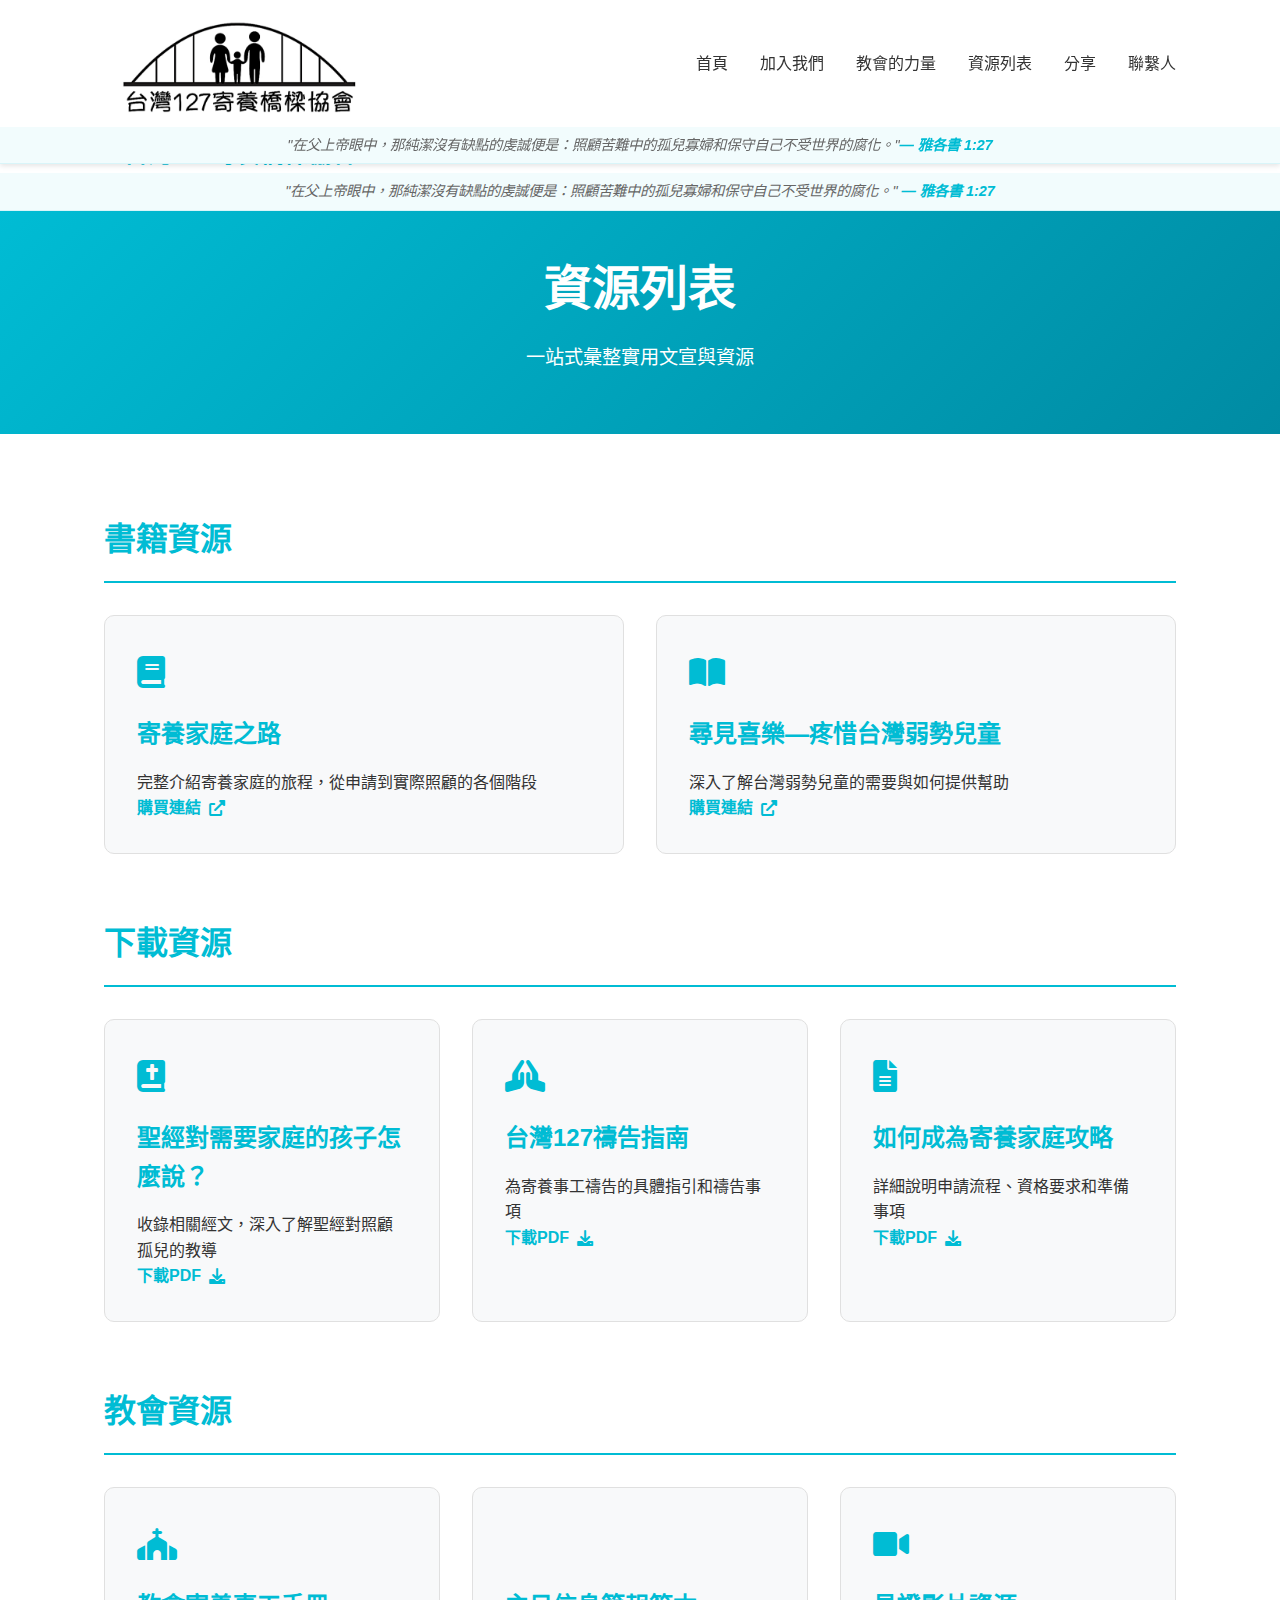
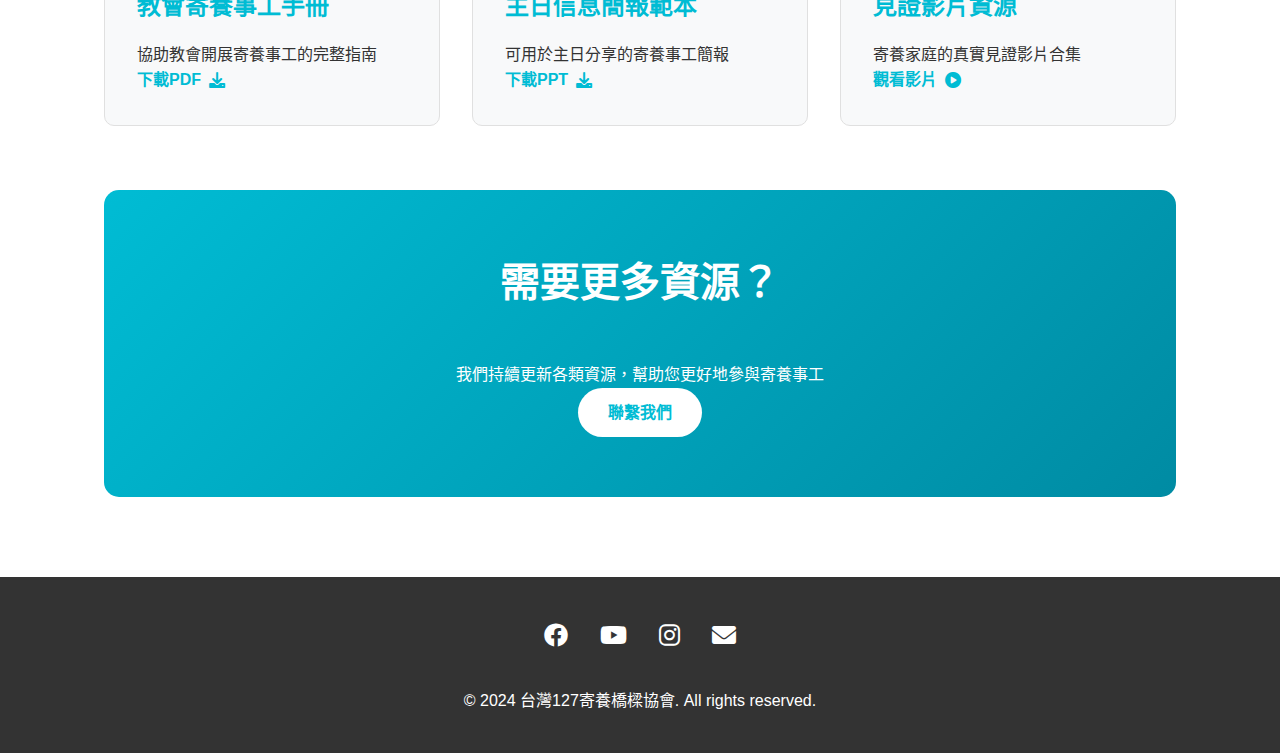
<file: resources.html>
<!DOCTYPE html>
<html lang="zh-TW">
<head>
    <meta charset="UTF-8">
    <meta name="viewport" content="width=device-width, initial-scale=1.0">
    <title>資源列表 - 台灣127寄養橋樑協會</title>    
    <link rel="stylesheet" href="https://cdnjs.cloudflare.com/ajax/libs/font-awesome/6.0.0/css/all.min.css">
    <link rel="stylesheet" href="styles/variables.css">
    <link rel="stylesheet" href="styles/common.css">
    <link rel="stylesheet" href="components/theme.css">
    <style>
        /* Page specific styles */
        .resource-category {
            margin-bottom: 4rem;
        }
        
        .resource-category h2 {
            color: var(--color-primary);
            font-size: var(--font-size-2xl);
            font-family: var(--font-display);
            font-weight: var(--font-weight-bold);
            margin-bottom: 2rem;
            padding-bottom: 1rem;
            border-bottom: 2px solid var(--color-primary);
            text-align: left;
        }
        
        .resource-card {
            background: var(--color-background-light);
            padding: 2rem;
            border-radius: 10px;
            transition: transform 0.3s, box-shadow 0.3s;
            border: 1px solid #e0e0e0;
        }
        
        .resource-card:hover {
            transform: translateY(-5px);
            box-shadow: 0 10px 25px rgba(0,0,0,0.1);
        }       

        .resource-link {
            display: inline-flex;
            align-items: center;
            gap: 0.5rem;
            color: var(--color-primary);
            text-decoration: none;
            font-weight: var(--font-weight-bold);
            font-family: var(--font-chinese);
            font-size: var(--font-size-base);
            transition: gap 0.3s, color 0.3s;
        }
        
        .resource-link:hover {
            gap: 1rem;
            color: var(--color-primary-dark);
        }
        
        .download-section {
            background: linear-gradient(135deg, var(--color-primary) 0%, var(--color-primary-dark) 100%);
            color: white;
            padding: 60px 5%;
            text-align: center;
            border-radius: 15px;
            margin-top: 4rem;
        }
        

    </style>
</head>
<body>
    <!-- Header -->
    <header></header>
    <header-float style="position:fixed"></header-float>

    <section class="page-header">
        <h1>資源列表</h1>
        <p>一站式彙整實用文宣與資源</p>
    </section>

    <section class="section-container">
        <div class="resource-category">
            <h2>書籍資源</h2>
            <div class="grid-auto">
                <div class="resource-card">
                    <div class="icon-medium">
                        <i class="fas fa-book"></i>
                    </div>
                    <h3>寄養家庭之路</h3>
                    <p>完整介紹寄養家庭的旅程，從申請到實際照顧的各個階段</p>
                    <a href="https://shop.campus.org.tw/ProductDetails.aspx?ProductID=000561068" target="_blank" class="resource-link">
                        購買連結 <i class="fas fa-external-link-alt"></i>
                    </a>
                </div>
                
                <div class="resource-card">
                    <div class="icon-medium">
                        <i class="fas fa-book-open"></i>
                    </div>
                    <h3>尋見喜樂—疼惜台灣弱勢兒童</h3>
                    <p>深入了解台灣弱勢兒童的需要與如何提供幫助</p>
                    <a href="https://shop.campus.org.tw/ProductDetails.aspx?productID=000595858" target="_blank" class="resource-link">
                        購買連結 <i class="fas fa-external-link-alt"></i>
                    </a>
                </div>
            </div>
        </div>

        <div class="resource-category">
            <h2>下載資源</h2>
            <div class="grid-auto">
                <div class="resource-card">
                    <div class="icon-medium">
                        <i class="fas fa-bible"></i>
                    </div>
                    <h3>聖經對需要家庭的孩子怎麼說？</h3>
                    <p>收錄相關經文，深入了解聖經對照顧孤兒的教導</p>
                    <a href="Biblesay.pdf" class="resource-link">
                        下載PDF <i class="fas fa-download"></i>
                    </a>
                </div>
                
                <div class="resource-card">
                    <div class="icon-medium">
                        <i class="fas fa-praying-hands"></i>
                    </div>
                    <h3>台灣127禱告指南</h3>
                    <p>為寄養事工禱告的具體指引和禱告事項</p>
                    <a href="assets/台灣127禱告指南.pdf" class="resource-link">
                        下載PDF <i class="fas fa-download"></i>
                    </a>
                </div>
                
                <div class="resource-card">
                    <div class="icon-medium">
                        <i class="fas fa-file-alt"></i>
                    </div>
                    <h3>如何成為寄養家庭攻略</h3>
                    <p>詳細說明申請流程、資格要求和準備事項</p>
                    <a href="#" class="resource-link">
                        下載PDF <i class="fas fa-download"></i>
                    </a>
                </div>
            </div>
        </div>

        <div class="resource-category">
            <h2>教會資源</h2>
            <div class="grid-auto">
                <div class="resource-card">
                    <div class="icon-medium">
                        <i class="fas fa-church"></i>
                    </div>
                    <h3>教會寄養事工手冊</h3>
                    <p>協助教會開展寄養事工的完整指南</p>
                    <a href="#" class="resource-link">
                        下載PDF <i class="fas fa-download"></i>
                    </a>
                </div>
                
                <div class="resource-card">
                    <div class="icon-medium">
                        <i class="fas fa-presentation"></i>
                    </div>
                    <h3>主日信息簡報範本</h3>
                    <p>可用於主日分享的寄養事工簡報</p>
                    <a href="#" class="resource-link">
                        下載PPT <i class="fas fa-download"></i>
                    </a>
                </div>
                
                <div class="resource-card">
                    <div class="icon-medium">
                        <i class="fas fa-video"></i>
                    </div>
                    <h3>見證影片資源</h3>
                    <p>寄養家庭的真實見證影片合集</p>
                    <a href="#" class="resource-link">
                        觀看影片 <i class="fas fa-play-circle"></i>
                    </a>
                </div>
            </div>
        </div>

        <div class="download-section">
            <h2 style="color: white;">需要更多資源？</h2>
            <p>我們持續更新各類資源，幫助您更好地參與寄養事工</p>
            <a href="contact.html" class="cta-button">聯繫我們</a>
        </div>
    </section>    <footer></footer>

    <script src="components/components.js"></script>
</body>
</html>
</file>
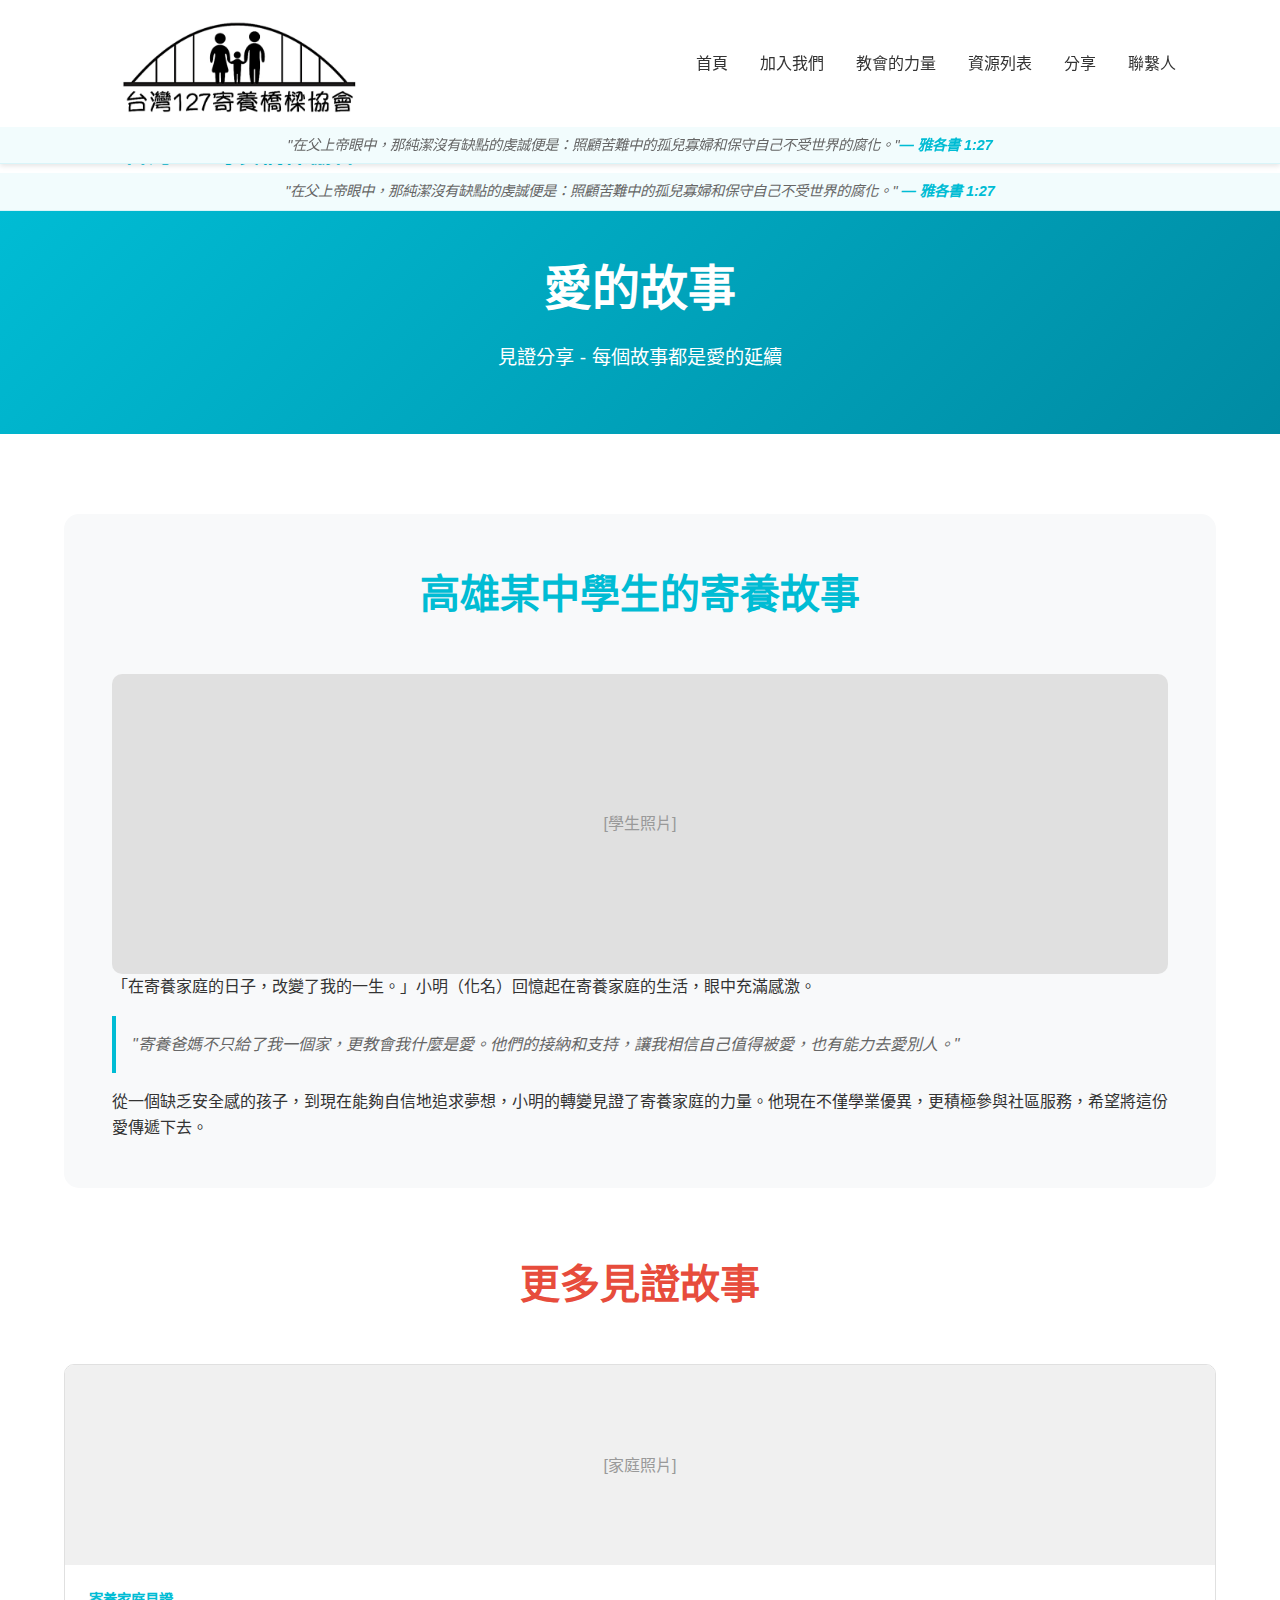
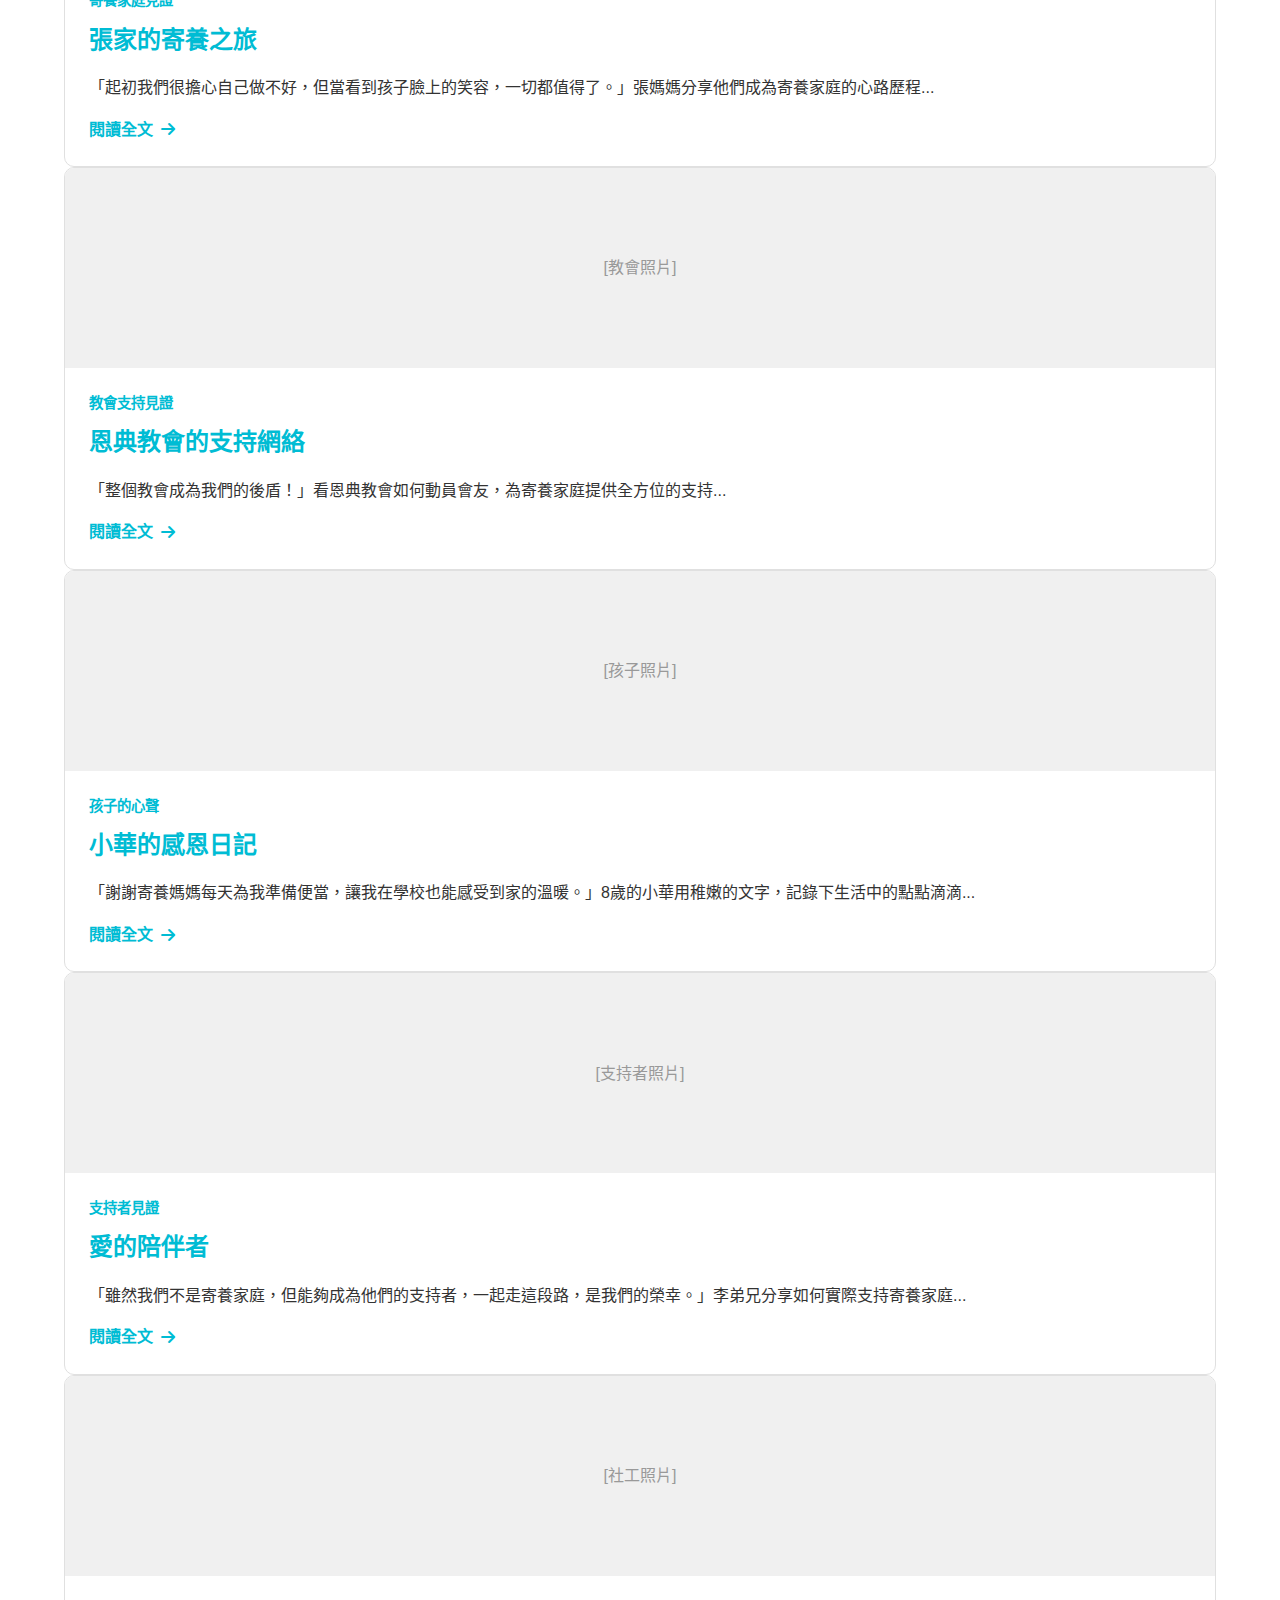
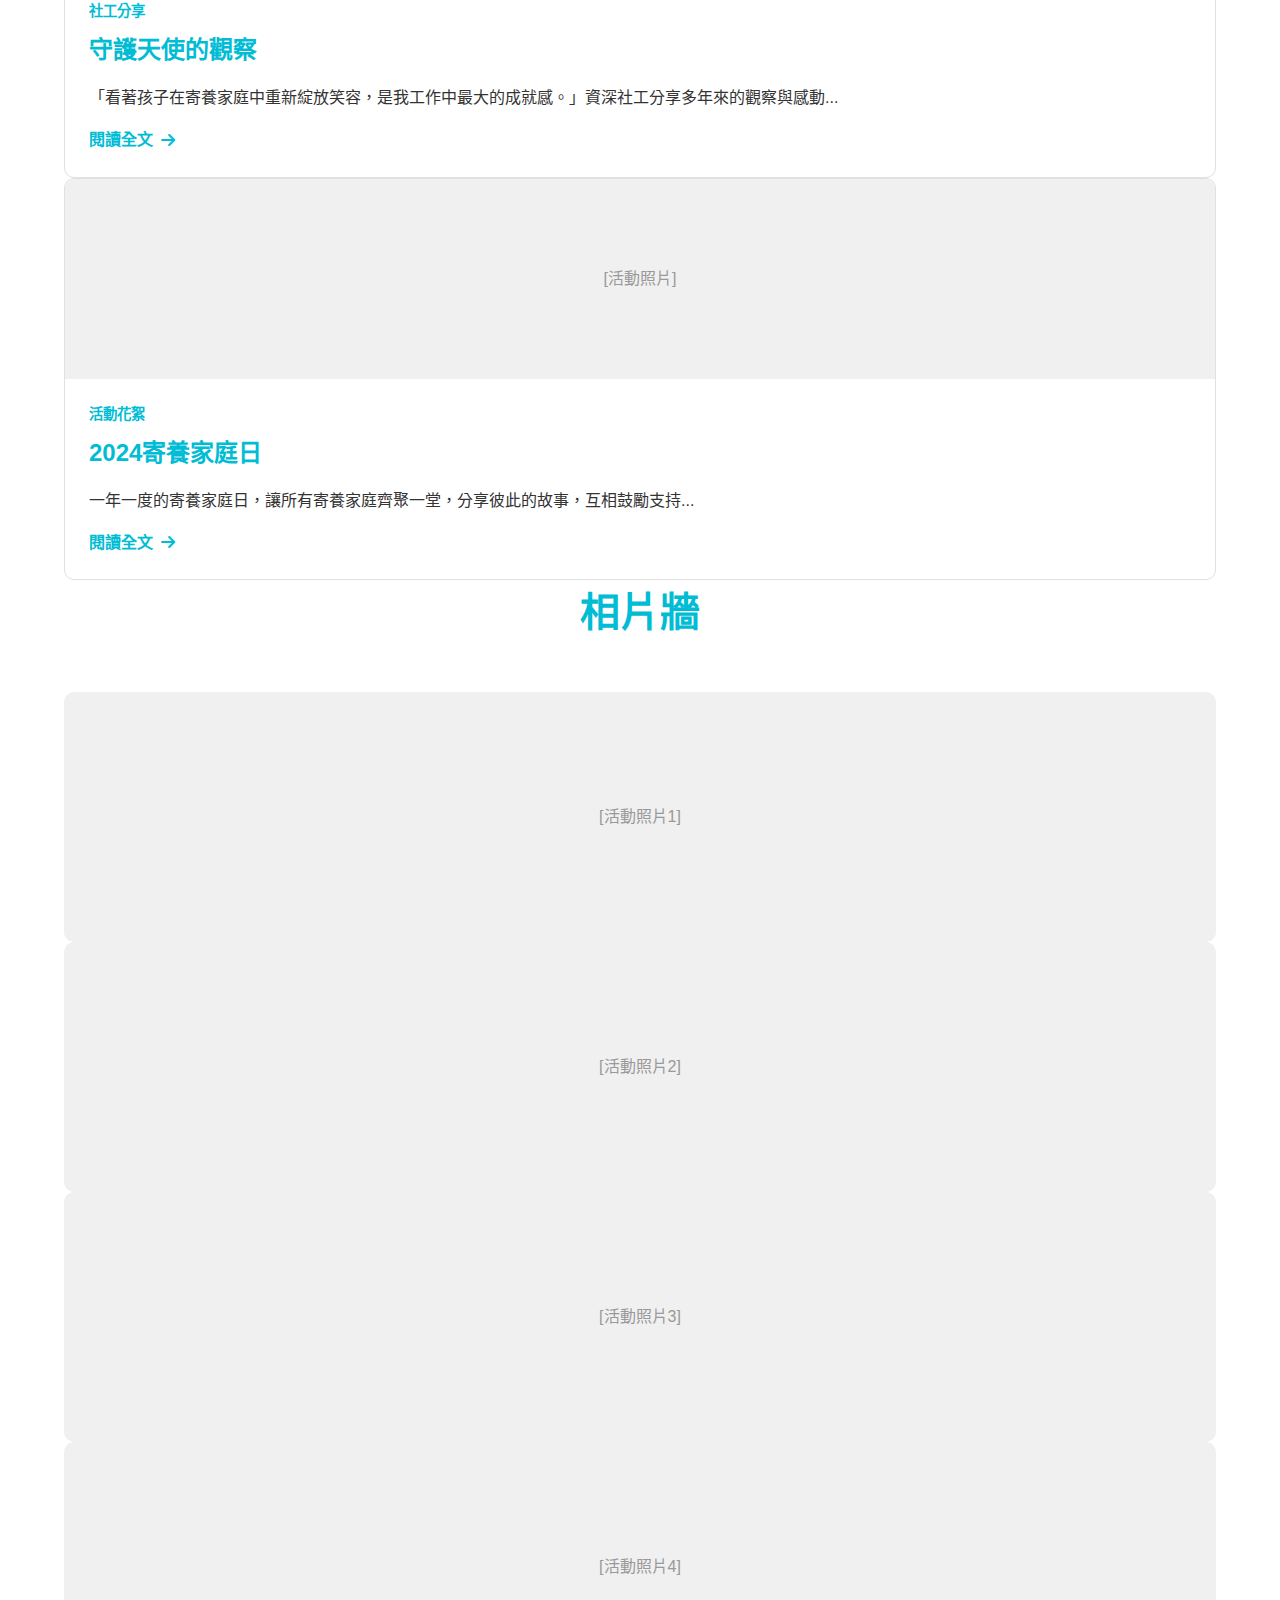
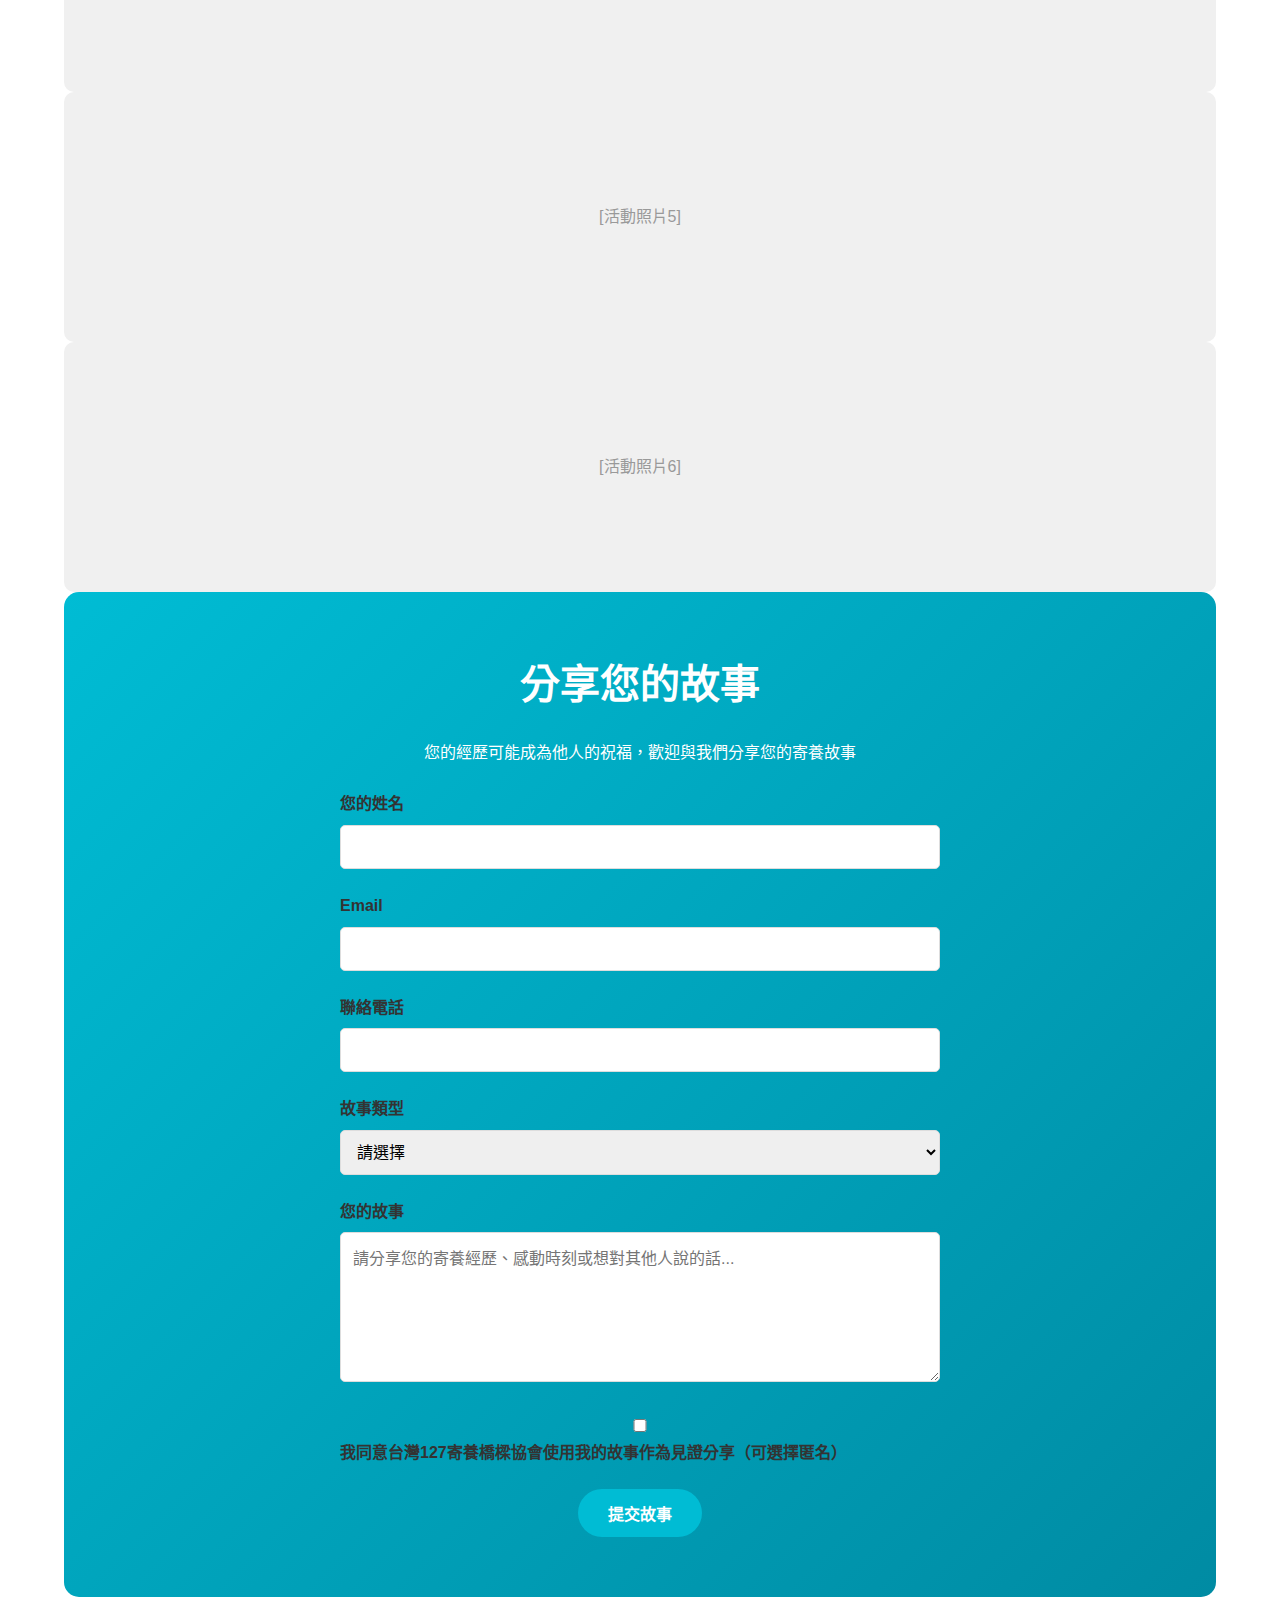
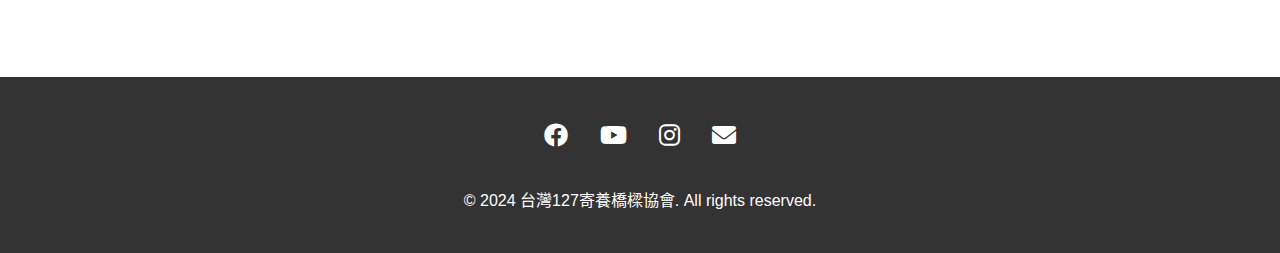
<file: share.html>
<!DOCTYPE html>
<html lang="zh-TW">
<head>
    <meta charset="UTF-8">
    <meta name="viewport" content="width=device-width, initial-scale=1.0">
    <title>分享 - 台灣127寄養橋樑協會</title>    <link rel="stylesheet" href="https://cdnjs.cloudflare.com/ajax/libs/font-awesome/6.0.0/css/all.min.css">
    <link rel="stylesheet" href="styles/common.css">
    <link rel="stylesheet" href="components/theme.css">
    <style>
        /* Page specific styles */
        .featured-story {
            background: #f8f9fa;
            padding: 3rem;
            border-radius: 15px;
            margin-bottom: 4rem;
        }
        
        .story-image {
            background: #e0e0e0;
            height: 300px;
            border-radius: 10px;
            display: flex;
            align-items: center;
            justify-content: center;
            color: #999;
        }
        
        .quote {
            font-style: italic;
            color: #666;
            padding: 1rem;
            border-left: 4px solid #00bcd4;
            margin: 1rem 0;
        }
        
        .story-card {
            background: white;
            border: 1px solid #e0e0e0;
            border-radius: 10px;
            overflow: hidden;
            transition: transform 0.3s, box-shadow 0.3s;
        }
        
        .story-card:hover {
            transform: translateY(-5px);
            box-shadow: 0 10px 25px rgba(0,0,0,0.1);
        }
        
        .story-card-image {
            height: 200px;
            background: #f0f0f0;
            display: flex;
            align-items: center;
            justify-content: center;
            color: #999;
        }
        
        .story-card-content {
            padding: 1.5rem;
        }
        
        .story-category {
            color: #00bcd4;
            font-size: 0.9rem;
            font-weight: bold;
            margin-bottom: 0.5rem;
        }
        
        .read-more {
            color: #00bcd4;
            text-decoration: none;
            font-weight: bold;
            display: inline-flex;
            align-items: center;
            gap: 0.5rem;
            margin-top: 1rem;
            transition: gap 0.3s;
        }
        
        .read-more:hover {
            gap: 1rem;
        }
        
        .gallery-item {
            height: 250px;
            background: #f0f0f0;
            border-radius: 10px;
            overflow: hidden;
            position: relative;
            display: flex;
            align-items: center;
            justify-content: center;
            color: #999;
            transition: transform 0.3s;
        }
        
        .gallery-item:hover {
            transform: scale(1.05);
        }
        
        .share-form {
            background: linear-gradient(135deg, #00bcd4 0%, #008ba3 100%);
            color: white;
            padding: 60px 5%;
            border-radius: 15px;
            text-align: center;
        }
        
        .share-form h2 {
            margin-bottom: 1.5rem;
            color: white;
        }
        
        .form-container {
            max-width: 600px;
            margin: 0 auto;
        }
    </style>
</head>
<body>    <!-- Header -->
    <header></header>
    <header-float style="position:fixed"></header-float>

    <!-- Page Header -->
    <section class="page-header">
        <h1>愛的故事</h1>
        <p>見證分享 - 每個故事都是愛的延續</p>
    </section>

    <!-- Stories Section -->
    <section class="stories-section">
        <!-- Featured Story -->
        <div class="featured-story">
            <h2>高雄某中學生的寄養故事</h2>
            <div class="featured-content">
                <div class="story-image">[學生照片]</div>
                <div class="story-text">
                    <p>「在寄養家庭的日子，改變了我的一生。」小明（化名）回憶起在寄養家庭的生活，眼中充滿感激。</p>
                    <div class="quote">
                        "寄養爸媽不只給了我一個家，更教會我什麼是愛。他們的接納和支持，讓我相信自己值得被愛，也有能力去愛別人。"
                    </div>
                    <p>從一個缺乏安全感的孩子，到現在能夠自信地追求夢想，小明的轉變見證了寄養家庭的力量。他現在不僅學業優異，更積極參與社區服務，希望將這份愛傳遞下去。</p>
                </div>
            </div>
        </div>

        <!-- More Stories -->
        <h2 style="text-align: center; color: #e74c3c; margin-bottom: 3rem;">更多見證故事</h2>
        
        <div class="stories-grid">
            <div class="story-card">
                <div class="story-card-image">[家庭照片]</div>
                <div class="story-card-content">
                    <div class="story-category">寄養家庭見證</div>
                    <h3>張家的寄養之旅</h3>
                    <p>「起初我們很擔心自己做不好，但當看到孩子臉上的笑容，一切都值得了。」張媽媽分享他們成為寄養家庭的心路歷程...</p>
                    <a href="#" class="read-more">閱讀全文 <i class="fas fa-arrow-right"></i></a>
                </div>
            </div>
            
            <div class="story-card">
                <div class="story-card-image">[教會照片]</div>
                <div class="story-card-content">
                    <div class="story-category">教會支持見證</div>
                    <h3>恩典教會的支持網絡</h3>
                    <p>「整個教會成為我們的後盾！」看恩典教會如何動員會友，為寄養家庭提供全方位的支持...</p>
                    <a href="#" class="read-more">閱讀全文 <i class="fas fa-arrow-right"></i></a>
                </div>
            </div>
            
            <div class="story-card">
                <div class="story-card-image">[孩子照片]</div>
                <div class="story-card-content">
                    <div class="story-category">孩子的心聲</div>
                    <h3>小華的感恩日記</h3>
                    <p>「謝謝寄養媽媽每天為我準備便當，讓我在學校也能感受到家的溫暖。」8歲的小華用稚嫩的文字，記錄下生活中的點點滴滴...</p>
                    <a href="#" class="read-more">閱讀全文 <i class="fas fa-arrow-right"></i></a>
                </div>
            </div>
            
            <div class="story-card">
                <div class="story-card-image">[支持者照片]</div>
                <div class="story-card-content">
                    <div class="story-category">支持者見證</div>
                    <h3>愛的陪伴者</h3>
                    <p>「雖然我們不是寄養家庭，但能夠成為他們的支持者，一起走這段路，是我們的榮幸。」李弟兄分享如何實際支持寄養家庭...</p>
                    <a href="#" class="read-more">閱讀全文 <i class="fas fa-arrow-right"></i></a>
                </div>
            </div>
            
            <div class="story-card">
                <div class="story-card-image">[社工照片]</div>
                <div class="story-card-content">
                    <div class="story-category">社工分享</div>
                    <h3>守護天使的觀察</h3>
                    <p>「看著孩子在寄養家庭中重新綻放笑容，是我工作中最大的成就感。」資深社工分享多年來的觀察與感動...</p>
                    <a href="#" class="read-more">閱讀全文 <i class="fas fa-arrow-right"></i></a>
                </div>
            </div>
            
            <div class="story-card">
                <div class="story-card-image">[活動照片]</div>
                <div class="story-card-content">
                    <div class="story-category">活動花絮</div>
                    <h3>2024寄養家庭日</h3>
                    <p>一年一度的寄養家庭日，讓所有寄養家庭齊聚一堂，分享彼此的故事，互相鼓勵支持...</p>
                    <a href="#" class="read-more">閱讀全文 <i class="fas fa-arrow-right"></i></a>
                </div>
            </div>
        </div>

        <!-- Photo Gallery -->
        <div class="photo-gallery">
            <h2>相片牆</h2>
            <div class="gallery-grid">
                <div class="gallery-item">[活動照片1]</div>
                <div class="gallery-item">[活動照片2]</div>
                <div class="gallery-item">[活動照片3]</div>
                <div class="gallery-item">[活動照片4]</div>
                <div class="gallery-item">[活動照片5]</div>
                <div class="gallery-item">[活動照片6]</div>
            </div>
        </div>

        <!-- Share Your Story Form -->
        <div class="share-form">
            <h2>分享您的故事</h2>
            <p>您的經歷可能成為他人的祝福，歡迎與我們分享您的寄養故事</p>
            <br>
            <form class="form-container">
                <div class="form-group" style="text-align: left;">
                    <label for="name">您的姓名</label>
                    <input type="text" id="name" name="name" required>
                </div>
                
                <div class="form-group" style="text-align: left;">
                    <label for="email">Email</label>
                    <input type="email" id="email" name="email" required>
                </div>
                
                <div class="form-group" style="text-align: left;">
                    <label for="phone">聯絡電話</label>
                    <input type="tel" id="phone" name="phone">
                </div>
                
                <div class="form-group" style="text-align: left;">
                    <label for="story-type">故事類型</label>
                    <select id="story-type" name="story-type" required>
                        <option value="">請選擇</option>
                        <option value="foster-family">寄養家庭見證</option>
                        <option value="foster-child">寄養孩子見證</option>
                        <option value="supporter">支持者見證</option>
                        <option value="church">教會見證</option>
                        <option value="other">其他</option>
                    </select>
                </div>
                
                <div class="form-group" style="text-align: left;">
                    <label for="story">您的故事</label>
                    <textarea id="story" name="story" placeholder="請分享您的寄養經歷、感動時刻或想對其他人說的話..." required></textarea>
                </div>
                
                <div class="form-group" style="text-align: left;">
                    <label for="permission">
                        <input type="checkbox" id="permission" name="permission" required>
                        我同意台灣127寄養橋樑協會使用我的故事作為見證分享（可選擇匿名）
                    </label>
                </div>
                
                <button type="submit" class="submit-button">提交故事</button>
            </form>
        </div>
    </section>    <!-- Footer -->
    <footer></footer>

    <script src="components/components.js"></script>
</body>
</html>
</file>
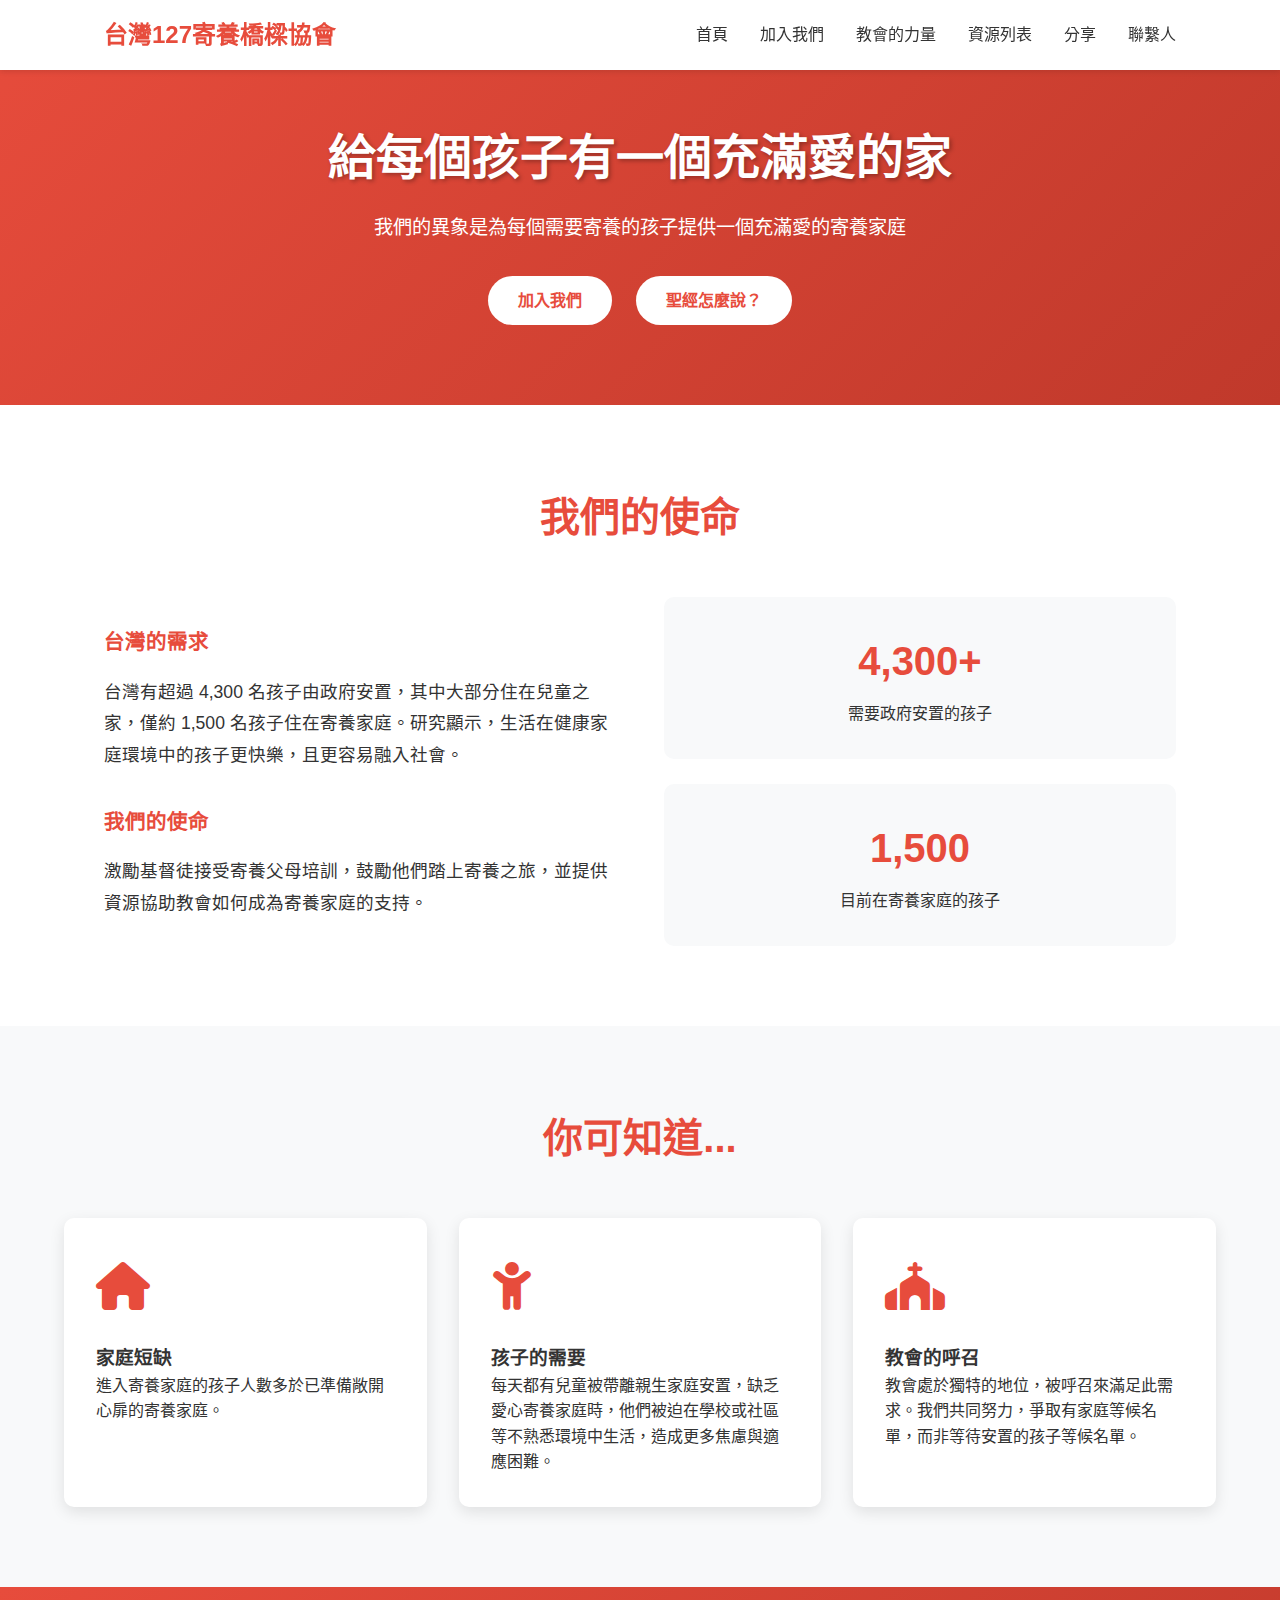
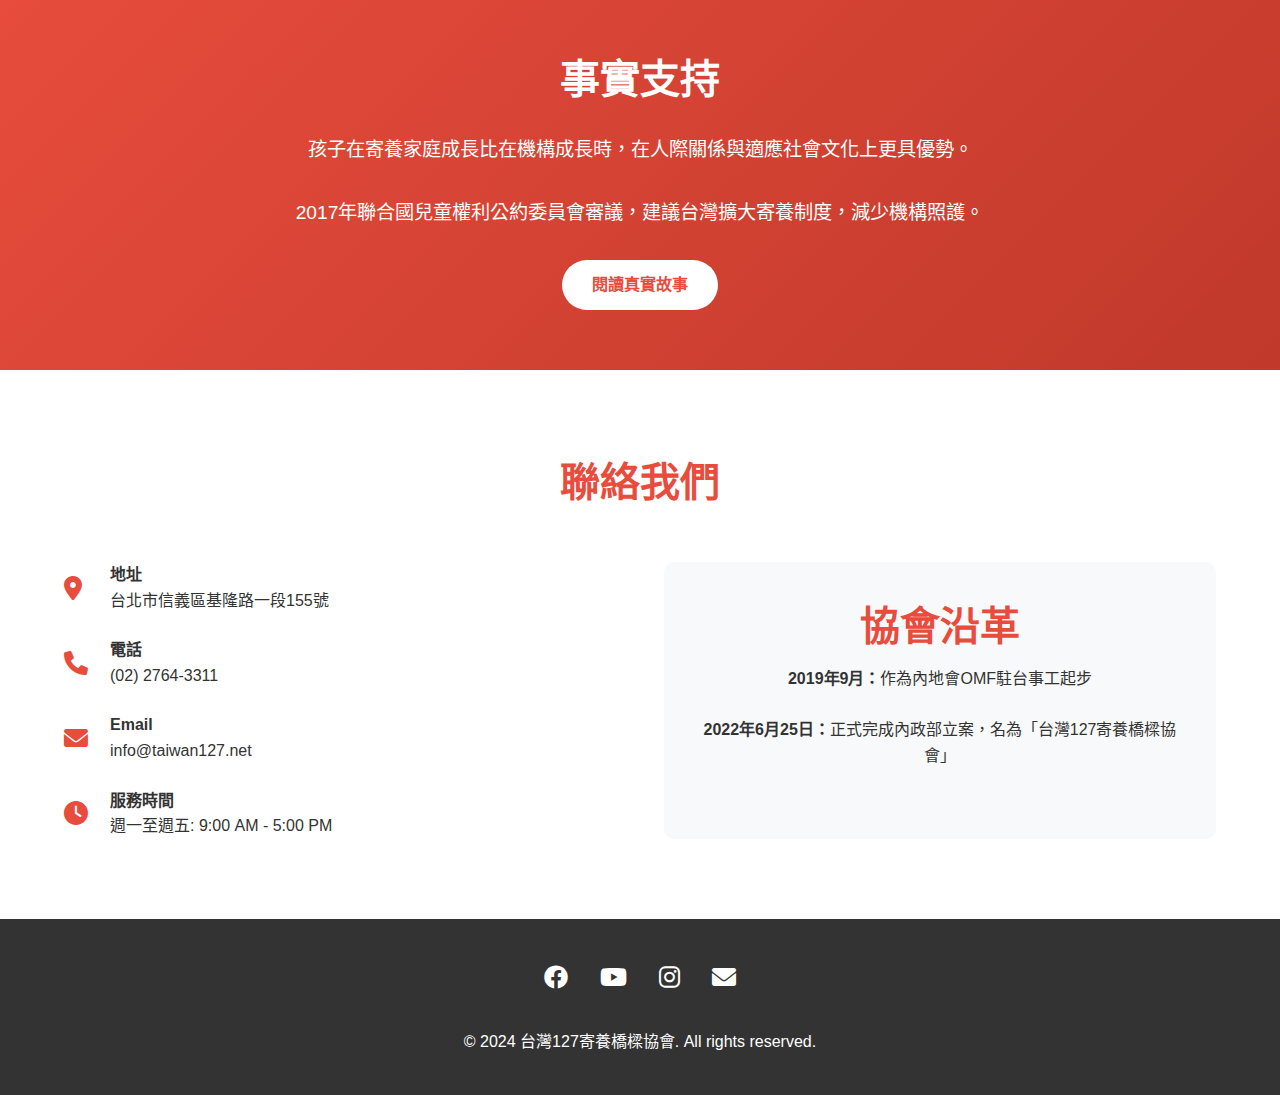
<file: nouse/test.html>
<!DOCTYPE html>
<html lang="zh-TW">
<head>
    <meta charset="UTF-8">
    <meta name="viewport" content="width=device-width, initial-scale=1.0">
    <title>台灣127寄養橋樑協會 - 給每個孩子有一個充滿愛的家</title>
    <link rel="stylesheet" href="https://cdnjs.cloudflare.com/ajax/libs/font-awesome/6.0.0/css/all.min.css">
    <style>
        * {
            margin: 0;
            padding: 0;
            box-sizing: border-box;
        }
        
        body {
            font-family: 'Microsoft JhengHei', 'Roboto', Arial, sans-serif;
            line-height: 1.6;
            color: #333;
        }
        
        /* Header and Navigation */
        header {
            background: #fff;
            box-shadow: 0 2px 5px rgba(0,0,0,0.1);
            position: fixed;
            width: 100%;
            top: 0;
            z-index: 1000;
        }
        
        nav {
            display: flex;
            justify-content: space-between;
            align-items: center;
            padding: 1rem 5%;
            max-width: 1200px;
            margin: 0 auto;
        }
        
        .logo {
            font-size: 1.5rem;
            font-weight: bold;
            color: #e74c3c;
        }
        
        .nav-links {
            display: flex;
            list-style: none;
            gap: 2rem;
        }
        
        .nav-links a {
            text-decoration: none;
            color: #333;
            font-weight: 500;
            transition: color 0.3s;
        }
        
        .nav-links a:hover {
            color: #e74c3c;
        }
        
        /* Hero Section */
        .hero {
            background: linear-gradient(135deg, #e74c3c 0%, #c0392b 100%);
            color: white;
            padding: 120px 5% 80px;
            text-align: center;
        }
        
        .hero h1 {
            font-size: 3rem;
            margin-bottom: 1rem;
            text-shadow: 2px 2px 4px rgba(0,0,0,0.3);
        }
        
        .hero p {
            font-size: 1.2rem;
            margin-bottom: 2rem;
            max-width: 800px;
            margin-left: auto;
            margin-right: auto;
        }
        
        .cta-button {
            display: inline-block;
            padding: 12px 30px;
            background: white;
            color: #e74c3c;
            text-decoration: none;
            border-radius: 30px;
            font-weight: bold;
            transition: transform 0.3s;
            margin: 0 10px;
        }
        
        .cta-button:hover {
            transform: translateY(-2px);
        }
        
        /* Mission Section */
        .mission {
            padding: 80px 5%;
            max-width: 1200px;
            margin: 0 auto;
        }
        
        .mission h2 {
            text-align: center;
            font-size: 2.5rem;
            color: #e74c3c;
            margin-bottom: 3rem;
        }
        
        .mission-content {
            display: grid;
            grid-template-columns: 1fr 1fr;
            gap: 3rem;
            align-items: center;
        }
        
        .mission-text {
            font-size: 1.1rem;
            line-height: 1.8;
        }
        
        .mission-text h3 {
            color: #e74c3c;
            margin-bottom: 1rem;
        }
        
        .stats-box {
            background: #f8f9fa;
            padding: 2rem;
            border-radius: 10px;
            text-align: center;
        }
        
        .stats-box h3 {
            color: #e74c3c;
            font-size: 2.5rem;
            margin-bottom: 0.5rem;
        }
        
        /* Facts Section */
        .facts {
            background: #f8f9fa;
            padding: 80px 5%;
        }
        
        .facts h2 {
            text-align: center;
            font-size: 2.5rem;
            color: #e74c3c;
            margin-bottom: 3rem;
        }
        
        .facts-grid {
            display: grid;
            grid-template-columns: repeat(auto-fit, minmax(300px, 1fr));
            gap: 2rem;
            max-width: 1200px;
            margin: 0 auto;
        }
        
        .fact-card {
            background: white;
            padding: 2rem;
            border-radius: 10px;
            box-shadow: 0 5px 15px rgba(0,0,0,0.1);
            transition: transform 0.3s;
        }
        
        .fact-card:hover {
            transform: translateY(-5px);
        }
        
        .fact-icon {
            font-size: 3rem;
            color: #e74c3c;
            margin-bottom: 1rem;
        }
        
        /* Call to Action Section */
        .cta-section {
            background: linear-gradient(135deg, #e74c3c 0%, #c0392b 100%);
            color: white;
            padding: 60px 5%;
            text-align: center;
        }
        
        .cta-section h2 {
            font-size: 2.5rem;
            margin-bottom: 1.5rem;
            /* color: #fff; */
        }
        
        .cta-section p {
            font-size: 1.2rem;
            margin-bottom: 2rem;
            max-width: 800px;
            margin-left: auto;
            margin-right: auto;
        }
        
        /* Contact Section */
        .contact {
            padding: 80px 5%;
        }
        
        .contact h2 {
            text-align: center;
            font-size: 2.5rem;
            color: #e74c3c;
            margin-bottom: 3rem;
        }
        
        .contact-content {
            display: grid;
            grid-template-columns: 1fr 1fr;
            gap: 3rem;
            max-width: 1200px;
            margin: 0 auto;
        }
        
        .contact-info {
            display: flex;
            flex-direction: column;
            gap: 1.5rem;
        }
        
        .contact-item {
            display: flex;
            align-items: center;
            gap: 1rem;
        }
        
        .contact-item i {
            color: #e74c3c;
            font-size: 1.5rem;
            width: 30px;
        }
        
        /* Footer */
        footer {
            background: #333;
            color: white;
            padding: 40px 5%;
            text-align: center;
        }
        
        .social-links {
            display: flex;
            justify-content: center;
            gap: 2rem;
            margin-bottom: 2rem;
        }
        
        .social-links a {
            color: white;
            font-size: 1.5rem;
            transition: color 0.3s;
        }
        
        .social-links a:hover {
            color: #e74c3c;
        }
        
        /* Responsive */
        @media (max-width: 768px) {
            .nav-links {
                display: none;
            }
            
            .hero h1 {
                font-size: 2rem;
            }
            
            .mission-content,
            .contact-content {
                grid-template-columns: 1fr;
            }
            
            .facts-grid {
                grid-template-columns: 1fr;
            }
        }
    </style>
</head>
<body>
    <!-- Header -->
    <header>
        <nav>
            <div class="logo">台灣127寄養橋樑協會</div>
            <ul class="nav-links">
                <li><a href="index.html">首頁</a></li>
                <li><a href="join-us.html">加入我們</a></li>
                <li><a href="church-power.html">教會的力量</a></li>
                <li><a href="resources.html">資源列表</a></li>
                <li><a href="share.html">分享</a></li>
                <li><a href="contact.html">聯繫人</a></li>
            </ul>
        </nav>
    </header>

    <!-- Hero Section -->
    <section id="home" class="hero">
        <h1>給每個孩子有一個充滿愛的家</h1>
        <p>我們的異象是為每個需要寄養的孩子提供一個充滿愛的寄養家庭</p>
        <a href="join-us.html" class="cta-button">加入我們</a>
        <a href="Biblesay.pdf" class="cta-button">聖經怎麼說？</a>
    </section>

    <!-- Mission Section -->
    <section class="mission">
        <h2>我們的使命</h2>
        <div class="mission-content">
            <div class="mission-text">
                <h3>台灣的需求</h3>
                <p>台灣有超過 4,300 名孩子由政府安置，其中大部分住在兒童之家，僅約 1,500 名孩子住在寄養家庭。研究顯示，生活在健康家庭環境中的孩子更快樂，且更容易融入社會。</p>
                <br>
                <h3>我們的使命</h3>
                <p>激勵基督徒接受寄養父母培訓，鼓勵他們踏上寄養之旅，並提供資源協助教會如何成為寄養家庭的支持。</p>
            </div>
            <div>
                <div class="stats-box">
                    <h3>4,300+</h3>
                    <p>需要政府安置的孩子</p>
                </div>
                <br>
                <div class="stats-box">
                    <h3>1,500</h3>
                    <p>目前在寄養家庭的孩子</p>
                </div>
            </div>
        </div>
    </section>

    <!-- Facts Section -->
    <section class="facts">
        <h2>你可知道...</h2>
        <div class="facts-grid">
            <div class="fact-card">
                <div class="fact-icon">
                    <i class="fas fa-home"></i>
                </div>
                <h3>家庭短缺</h3>
                <p>進入寄養家庭的孩子人數多於已準備敞開心扉的寄養家庭。</p>
            </div>
            <div class="fact-card">
                <div class="fact-icon">
                    <i class="fas fa-child"></i>
                </div>
                <h3>孩子的需要</h3>
                <p>每天都有兒童被帶離親生家庭安置，缺乏愛心寄養家庭時，他們被迫在學校或社區等不熟悉環境中生活，造成更多焦慮與適應困難。</p>
            </div>
            <div class="fact-card">
                <div class="fact-icon">
                    <i class="fas fa-church"></i>
                </div>
                <h3>教會的呼召</h3>
                <p>教會處於獨特的地位，被呼召來滿足此需求。我們共同努力，爭取有家庭等候名單，而非等待安置的孩子等候名單。</p>
            </div>
        </div>
    </section>

    <!-- Call to Action Section -->
    <section class="cta-section">
        <h2>事實支持</h2>
        <p>孩子在寄養家庭成長比在機構成長時，在人際關係與適應社會文化上更具優勢。</p>
        <p>2017年聯合國兒童權利公約委員會審議，建議台灣擴大寄養制度，減少機構照護。</p>
        <a href="share.html" class="cta-button">閱讀真實故事</a>
    </section>

    <!-- Contact Section -->
    <section class="contact">
        <h2>聯絡我們</h2>
        <div class="contact-content">
            <div class="contact-info">
                <div class="contact-item">
                    <i class="fas fa-map-marker-alt"></i>
                    <div>
                        <h4>地址</h4>
                        <p>台北市信義區基隆路一段155號</p>
                    </div>
                </div>
                <div class="contact-item">
                    <i class="fas fa-phone"></i>
                    <div>
                        <h4>電話</h4>
                        <p>(02) 2764-3311</p>
                    </div>
                </div>
                <div class="contact-item">
                    <i class="fas fa-envelope"></i>
                    <div>
                        <h4>Email</h4>
                        <p>info@taiwan127.net</p>
                    </div>
                </div>
                <div class="contact-item">
                    <i class="fas fa-clock"></i>
                    <div>
                        <h4>服務時間</h4>
                        <p>週一至週五: 9:00 AM - 5:00 PM</p>
                    </div>
                </div>
            </div>
            <div class="stats-box">
                <h3>協會沿革</h3>
                <p><strong>2019年9月：</strong>作為內地會OMF駐台事工起步</p>
                <br>
                <p><strong>2022年6月25日：</strong>正式完成內政部立案，名為「台灣127寄養橋樑協會」</p>
            </div>
        </div>
    </section>

    <!-- Footer -->
    <footer>
        <div class="social-links">
            <a href="#"><i class="fab fa-facebook"></i></a>
            <a href="#"><i class="fab fa-youtube"></i></a>
            <a href="#"><i class="fab fa-instagram"></i></a>
            <a href="#"><i class="fas fa-envelope"></i></a>
        </div>
        <p>&copy; 2024 台灣127寄養橋樑協會. All rights reserved.</p>
    </footer>
</body>
</html>
</file>
<file: styles/common.css>
/*
============================================================================
Taiwan 127 Foster Care Bridge Association - Common Styles
============================================================================

FONT CUSTOMIZATION GUIDE:
To change fonts across the entire website, modify the CSS variables in the :root section below:

1. --font-primary: Main font used for body text and most UI elements
2. --font-chinese: Optimized font for Chinese text (navigation, quotes, paragraphs)
3. --font-english: Optimized font for English text
4. --font-display: Font used for headings and display text

EXAMPLES:
- To use a custom uploaded font: '--font-primary: "YourCustomFont", "Microsoft JhengHei", Arial, sans-serif;'
- To use Google Fonts: First add the font link in HTML, then update the variable
- To use system fonts only: '--font-primary: -apple-system, BlinkMacSystemFont, "Segoe UI", sans-serif;'

COLOR CUSTOMIZATION:
- --color-primary: Main brand color (currently teal #00bcd4)
- --color-primary-dark: Darker variant for hover states
- --color-text: Main text color
- --color-text-light: Lighter text color for secondary content

FONT SIZE SYSTEM:
Uses a consistent scale from --font-size-xs (0.8rem) to --font-size-4xl (3rem)
*/

/* CSS Custom Properties (Variables) for Easy Customization */
:root {
    /* Font Families */
    --font-primary: 'Roboto', 'Microsoft JhengHei', Arial, sans-serif;
    --font-chinese: 'Microsoft JhengHei', 'PingFang TC', 'Noto Sans TC', sans-serif;
    --font-english: 'Roboto', 'Open Sans', Arial, sans-serif;
    --font-display: 'Roboto', 'Microsoft JhengHei', Arial, sans-serif; /* For headings */
    
    /* Font Sizes */
    --font-size-xs: 0.8rem;
    --font-size-sm: 0.9rem;
    --font-size-base: 1rem;
    --font-size-lg: 1.2rem;
    --font-size-xl: 1.5rem;
    --font-size-2xl: 2rem;
    --font-size-3xl: 2.5rem;
    --font-size-4xl: 3rem;
    
    /* Font Weights */
    --font-weight-normal: 400;
    --font-weight-medium: 500;
    --font-weight-semibold: 600;
    --font-weight-bold: 700;
    
    /* Line Heights */
    --line-height-tight: 1.3;
    --line-height-normal: 1.4;
    --line-height-relaxed: 1.6;
    
    /* Colors */
    --color-primary: #00bcd4;
    --color-primary-dark: #008ba3;
    --color-text: #333;
    --color-text-light: #666;
    --color-text-lighter: #999;
    --color-background: #fff;
    --color-background-light: #f8f9fa;
}

/* Reset and Base Styles */
* {
    margin: 0;
    padding: 0;
    box-sizing: border-box;
}

body {
    font-family: var(--font-primary);
    line-height: var(--line-height-relaxed);
    color: var(--color-text);
    font-size: var(--font-size-base);
}

/* Header and Navigation */
header {
    background: var(--color-background);
    box-shadow: 0 2px 5px rgba(0,0,0,0.1);
    /* position: fixed; */
    width: 100%;
    top: 0;
    z-index: 1000;

    margin-top: 0px;
    margin-bottom: 0px;
}

.header-placeholder {
    position:static;
}

nav {
    display: flex;
    justify-content: space-between;
    align-items: center;
    padding: 0px 5%;
    max-width: 1200px;
    margin: 0 auto;

    margin-top: 0px;
    margin-bottom: 0px;    
}

.logo {
    display: flex;
    flex-direction: column;
    align-items: center;
    gap: 0.5rem;
}

.logo-image {
    /* height: 40px; */
    width: auto;
    object-fit: contain;
    max-width: 17rem;
}

.logo-text {
    font-size: var(--font-size-xl);
    font-weight: var(--font-weight-bold);
    color: var(--color-primary);
    text-align: center;
    width: 100%;
    font-family: var(--font-display);
}

.biblical-quote {
    background: rgba(0, 188, 212, 0.05);
    padding: 0.5rem 5%;
    text-align: center;
    border-bottom: 1px solid rgba(0, 188, 212, 0.1);
}

.biblical-quote p {
    margin: 0;
    font-size: var(--font-size-sm);
    color: var(--color-text-light);
    font-style: italic;
    max-width: 1200px;
    margin: 0 auto;
    line-height: var(--line-height-normal);
    font-family: var(--font-chinese);
}

.quote-reference {
    font-weight: var(--font-weight-semibold);
    color: var(--color-primary);
}

.nav-links {
    display: flex;
    list-style: none;
    gap: 2rem;
}

.nav-links a {
    text-decoration: none;
    color: var(--color-text);
    font-weight: var(--font-weight-medium);
    transition: color 0.3s;
    font-family: var(--font-chinese);
}

.nav-links a:hover {
    color: var(--color-primary);
}

/* Page Headers */
.page-header {
    background: linear-gradient(135deg, var(--color-primary) 0%, var(--color-primary-dark) 100%);
    color: white;
    padding: 40px 5% 60px;
    text-align: center;
}

.page-header h1 {
    font-size: var(--font-size-4xl);
    font-family: var(--font-display);
    font-weight: var(--font-weight-bold);
    margin-bottom: 1rem;
}

.page-header p {
    font-size: var(--font-size-lg);
    font-family: var(--font-chinese);
}

/* Hero Section */
.hero {
    background: linear-gradient(135deg, var(--color-primary) 0%, var(--color-primary-dark) 100%);
    color: white;
    padding: 70px 5% 80px;
    text-align: center;
}

.hero h1 {
    font-size: var(--font-size-4xl);
    font-family: var(--font-display);
    font-weight: var(--font-weight-bold);
    margin-bottom: 1rem;
}

.hero p {
    font-size: var(--font-size-lg);
    font-family: var(--font-chinese);
    margin-bottom: 2rem;
    max-width: 800px;
    margin-left: auto;
    margin-right: auto;
}

/* Buttons */
.cta-button {
    display: inline-block;
    padding: 12px 30px;
    background: white;
    color: var(--color-primary);
    text-decoration: none;
    border-radius: 30px;
    font-weight: var(--font-weight-bold);
    font-family: var(--font-primary);
    font-size: var(--font-size-base);
    transition: transform 0.3s;
    margin: 0 10px;
}

.cta-button:hover {
    transform: translateY(-2px);
}

.action-button {
    display: inline-block;
    padding: 10px 25px;
    background: var(--color-primary);
    color: white;
    text-decoration: none;
    border-radius: 25px;
    font-family: var(--font-primary);
    font-size: var(--font-size-base);
    font-weight: var(--font-weight-medium);
    margin-top: 1rem;
    transition: background 0.3s;
}

.action-button:hover {
    background: var(--color-primary-dark);
}

.submit-button {
    background: var(--color-primary);
    color: white;
    padding: 12px 30px;
    border: none;
    border-radius: 30px;
    font-size: var(--font-size-base);
    font-family: var(--font-primary);
    font-weight: var(--font-weight-bold);
    cursor: pointer;
    transition: background 0.3s;
}

.submit-button:hover {
    background: var(--color-primary-dark);
}

/* Cards */
.card {
    background: white;
    padding: 2rem;
    border-radius: 10px;
    box-shadow: 0 5px 15px rgba(0,0,0,0.1);
    transition: transform 0.3s;
}

.card:hover {
    transform: translateY(-5px);
}

/* Sections */
section {
    padding: 80px 5%;
}

.section-light {
    background: #f8f9fa;
}

.section-container {
    max-width: 1200px;
    margin: 0 auto;
}

/* Headings */
h2 {
    text-align: center;
    font-size: var(--font-size-3xl);
    font-family: var(--font-display);
    font-weight: var(--font-weight-bold);
    color: var(--color-primary);
    margin-bottom: 3rem;
}

h3 {
    font-family: var(--font-display);
    font-weight: var(--font-weight-semibold);
    font-size: var(--font-size-xl);
    color: var(--color-primary);
    margin-bottom: 1rem;
}

/* Grid Layouts */
.grid-2 {
    display: grid;
    grid-template-columns: 1fr 1fr;
    gap: 3rem;
    align-items: center;
}

.grid-3 {
    display: grid;
    grid-template-columns: repeat(auto-fit, minmax(250px, 1fr));
    gap: 2rem;
}

.grid-auto {
    display: grid;
    grid-template-columns: repeat(auto-fit, minmax(300px, 1fr));
    gap: 2rem;
}

/* Icons */
.icon-large {
    font-size: var(--font-size-4xl);
    color: var(--color-primary);
    margin-bottom: 1rem;
}

.icon-medium {
    font-size: var(--font-size-2xl);
    color: var(--color-primary);
    margin-bottom: 1rem;
}

/* Forms */
.form-group {
    margin-bottom: 1.5rem;
}

.form-group label {
    display: block;
    margin-bottom: 0.5rem;
    font-weight: var(--font-weight-bold);
    font-family: var(--font-primary);
    color: var(--color-text);
}

.form-group input,
.form-group select,
.form-group textarea {
    width: 100%;
    padding: 12px;
    border: 1px solid #ddd;
    border-radius: 5px;
    font-size: var(--font-size-base);
    font-family: var(--font-primary);
    transition: border-color 0.3s;
}

.form-group input:focus,
.form-group select:focus,
.form-group textarea:focus {
    outline: none;
    border-color: var(--color-primary);
}

.form-group textarea {
    min-height: 150px;
    resize: vertical;
}

/* Footer */
footer {
    background: #333;
    color: white;
    padding: 40px 5%;
    text-align: center;
    font-family: var(--font-primary);
}

.social-links {
    display: flex;
    justify-content: center;
    gap: 2rem;
    margin-bottom: 2rem;
}

.social-links a {
    color: white;
    font-size: var(--font-size-xl);
    transition: color 0.3s;
}

.social-links a:hover {
    color: var(--color-primary);
}

/* Hamburger Menu Styles */
.hamburger {
    display: none;
    flex-direction: column;
    justify-content: center;
    width: 32px;
    height: 32px;
    cursor: pointer;
    z-index: 1100;
}
.hamburger span {
    height: 10px;
    width: 100%;
    background: var(--color-primary);
    /* background: red; */
    margin: 3px 0;
    border-radius: 20px;
    transition: 0.4s;
}

@media (max-width: 768px) {
    .hamburger {
        display: flex;
    }    .nav-links {
        display: none;
        position: absolute;
        top: 70px;
        right: 5%;
        background: #fff;
        flex-direction: column;
        width: 180px;
        box-shadow: 0 8px 24px rgba(0,0,0,0.08);
        border-radius: 8px;
        padding: 1rem 0 1rem 1.5rem;
        gap: 1.2rem;
        z-index: 1050;
        align-items: flex-start;
    }
    .nav-links.active {
        display: flex;
    }
    nav {
        position: relative;
    }
}

/* Responsive */
@media (max-width: 768px) {
    .logo {
        gap: 0.3rem;
    }
    
    .logo-image {
        /* height: 30px; */
        max-width: 15rem;
    }
    
    .logo-text {
        font-size: var(--font-size-lg);
        text-align: center;
        width: 100%;
    }
    
    .biblical-quote {
        padding: 0.4rem 3%;
    }
    
    .biblical-quote p {
        font-size: var(--font-size-xs);
        line-height: var(--line-height-tight);
    }
    
    .hero h1,
    .page-header h1 {
        font-size: var(--font-size-2xl);
    }
    
    .grid-2,
    .grid-3,
    .grid-auto {
        grid-template-columns: 1fr;
    }
    
    h2 {
        font-size: var(--font-size-2xl);
    }
}

/* Utility Classes */
.text-center {
    text-align: center;
}

.mb-2 {
    margin-bottom: 2rem;
}

.mb-3 {
    margin-bottom: 3rem;
}

.mb-4 {
    margin-bottom: 4rem;
}

.full-width {
    grid-column: 1 / -1;
}

/* Typography Utility Classes */
.font-chinese { font-family: var(--font-chinese); }
.font-english { font-family: var(--font-english); }
.font-display { font-family: var(--font-display); }

.text-xs { font-size: var(--font-size-xs); }
.text-sm { font-size: var(--font-size-sm); }
.text-base { font-size: var(--font-size-base); }
.text-lg { font-size: var(--font-size-lg); }
.text-xl { font-size: var(--font-size-xl); }
.text-2xl { font-size: var(--font-size-2xl); }
.text-3xl { font-size: var(--font-size-3xl); }
.text-4xl { font-size: var(--font-size-4xl); }

.font-normal { font-weight: var(--font-weight-normal); }
.font-medium { font-weight: var(--font-weight-medium); }
.font-semibold { font-weight: var(--font-weight-semibold); }
.font-bold { font-weight: var(--font-weight-bold); }

.leading-tight { line-height: var(--line-height-tight); }
.leading-normal { line-height: var(--line-height-normal); }
.leading-relaxed { line-height: var(--line-height-relaxed); }

.text-primary { color: var(--color-primary); }
.text-primary-dark { color: var(--color-primary-dark); }
.text-light { color: var(--color-text-light); }
.text-lighter { color: var(--color-text-lighter); }
</file>
<file: components/theme.css>
/* Theme Switcher Styles */
.theme-switch {
    display: flex;
    align-items: center;
    gap: 0.5rem;
    cursor: pointer;
    font-size: 1.1rem;
    color: #00bcd4;
    background: none;
    border: none;
    outline: none;
    transition: color 0.3s;
}

.theme-switch .fa-moon, .theme-switch .fa-sun {
    font-size: 1.2rem;
}

.theme-switch.active {
    color: #e67e22;
}

/* Dark Theme Styles */
body.dark-theme {
    background: #181a1b;
    color: #e0e0e0;
}

body.dark-theme header, 
body.dark-theme footer {
    background: #23272a;
}

/* Navigation styles for dark theme */
body.dark-theme .logo {
    color: #e0e0e0;
}

body.dark-theme .nav-links a {
    color: #e0e0e0;
}

body.dark-theme .nav-links a:hover {
    color: #e67e22;
}

body.dark-theme .featured-story,
body.dark-theme .story-card,
body.dark-theme .share-form,
body.dark-theme .resource-card,
body.dark-theme .step-card,
body.dark-theme .contact-info,
body.dark-theme .hero,
body.dark-theme .cta-section {
    background: #23272a !important;
    color: #e0e0e0;
}

body.dark-theme .story-card,
body.dark-theme .resource-card,
body.dark-theme .step-card {
    border-color: #333;
}

body.dark-theme .story-card-image,
body.dark-theme .gallery-item,
body.dark-theme .resource-icon,
body.dark-theme .step-icon {
    background: #222 !important;
    color: #888;
}

body.dark-theme .quote {
    color: #bbb;
    border-left-color: #e67e22;
}

body.dark-theme .read-more,
body.dark-theme .resource-link,
body.dark-theme .learn-more {
    color: #e67e22;
}

body.dark-theme .story-category,
body.dark-theme .resource-category {
    color: #e67e22;
}

body.dark-theme .submit-button,
body.dark-theme .cta-button {
    background: #e67e22;
    color: #fff;
}

body.dark-theme .theme-switch {
    color: #e67e22;
}

body.dark-theme .page-header {
    background: linear-gradient(135deg, #23272a 0%, #2c3e50 100%);
}

body.dark-theme input,
body.dark-theme textarea,
body.dark-theme select {
    background: #333;
    color: #e0e0e0;
    border-color: #555;
}

body.dark-theme input:focus,
body.dark-theme textarea:focus,
body.dark-theme select:focus {
    border-color: #e67e22;
}

/* Additional dark theme improvements */
body.dark-theme h1,
body.dark-theme h2,
body.dark-theme h3,
body.dark-theme h4,
body.dark-theme h5,
body.dark-theme h6 {
    color: #e0e0e0;
}

body.dark-theme .page-header h1,
body.dark-theme .page-header p {
    color: #e0e0e0;
}

body.dark-theme .section-container h2 {
    color: #e0e0e0;
}

body.dark-theme .join-card,
body.dark-theme .card {
    background: #23272a !important;
    color: #e0e0e0;
    border-color: #333;
}

body.dark-theme .join-card:hover {
    border-color: #e67e22;
}
</file>
<file: styles/variables.css>
/*
============================================================================
Taiwan 127 Foster Care Bridge Association - CSS Variables
============================================================================

FONT CUSTOMIZATION GUIDE:
To change fonts across the entire website, modify the CSS variables below:

1. --font-primary: Main font used for body text and most UI elements
2. --font-chinese: Optimized font for Chinese text (navigation, quotes, paragraphs)
3. --font-english: Optimized font for English text
4. --font-display: Font used for headings and display text

EXAMPLES:
- To use a custom uploaded font: '--font-primary: "YourCustomFont", "Microsoft JhengHei", Arial, sans-serif;'
- To use Google Fonts: First add the font link in HTML, then update the variable
- To use system fonts only: '--font-primary: -apple-system, BlinkMacSystemFont, "Segoe UI", sans-serif;'

COLOR CUSTOMIZATION:
- --color-primary: Main brand color (currently teal #00b4cc)
- --color-primary-dark: Darker variant for hover states
- --color-text: Main text color
- --color-text-light: Lighter text color for secondary content

FONT SIZE SYSTEM:
Uses a consistent scale from --font-size-xs (0.8rem) to --font-size-4xl (3rem)
*/

/* CSS Custom Properties (Variables) for Easy Customization */
:root {    /* Font Families - Modern Typography */
    --font-primary: -apple-system, BlinkMacSystemFont, 'Segoe UI', 'Inter', 'Helvetica Neue', sans-serif;
    --font-chinese: -apple-system, BlinkMacSystemFont, 'PingFang TC', 'Microsoft JhengHei', 'Noto Sans TC', sans-serif;
    --font-english: -apple-system, BlinkMacSystemFont, 'Segoe UI', 'Inter', 'Helvetica Neue', sans-serif;
    --font-display: -apple-system, BlinkMacSystemFont, 'Segoe UI', 'Inter', 'Helvetica Neue', sans-serif;
    
    /* Font Sizes */
    --font-size-xs: 0.8rem;
    --font-size-sm: 0.9rem;
    --font-size-base: 1rem;
    --font-size-lg: 1.2rem;
    --font-size-xl: 1.5rem;
    --font-size-2xl: 2rem;
    --font-size-3xl: 2.5rem;
    --font-size-4xl: 3rem;
    
    /* Font Weights */
    --font-weight-normal: 400;
    --font-weight-medium: 500;
    --font-weight-semibold: 600;
    --font-weight-bold: 700;
    
    /* Line Heights */
    --line-height-tight: 1.3;
    --line-height-normal: 1.4;
    --line-height-relaxed: 1.6;
      /* Colors - Modern Dark Theme inspired by omgyes.com */
    --color-primary: #ff6b6b;
    --color-primary-dark: #e55555;
    --color-secondary: #ff8e8e;
    --color-accent: #ffd93d;
    --color-text: #2c3e50;
    --color-text-light: #6c757d;
    --color-text-lighter: #adb5bd;
    --color-text-white: #ffffff;
    --color-background: #ffffff;
    --color-background-light: #f8f9fa;
    --color-background-dark: #2c3e50;
    --color-background-section: #34495e;
    --color-card-bg: #ffffff;
    --color-border: #e9ecef;
    --color-shadow: rgba(0, 0, 0, 0.1);
    --color-shadow-dark: rgba(0, 0, 0, 0.2);
    
    /* Spacing */
    --spacing-xs: 0.5rem;
    --spacing-sm: 1rem;
    --spacing-md: 1.5rem;
    --spacing-lg: 2rem;
    --spacing-xl: 3rem;
    --spacing-2xl: 4rem;
    --spacing-3xl: 6rem;
    
    /* Border Radius */
    --radius-sm: 8px;
    --radius-md: 12px;
    --radius-lg: 16px;
    --radius-xl: 24px;
    
    /* Container Widths */
    --container-sm: 640px;
    --container-md: 768px;
    --container-lg: 1024px;
    --container-xl: 1280px;
}
</file>
